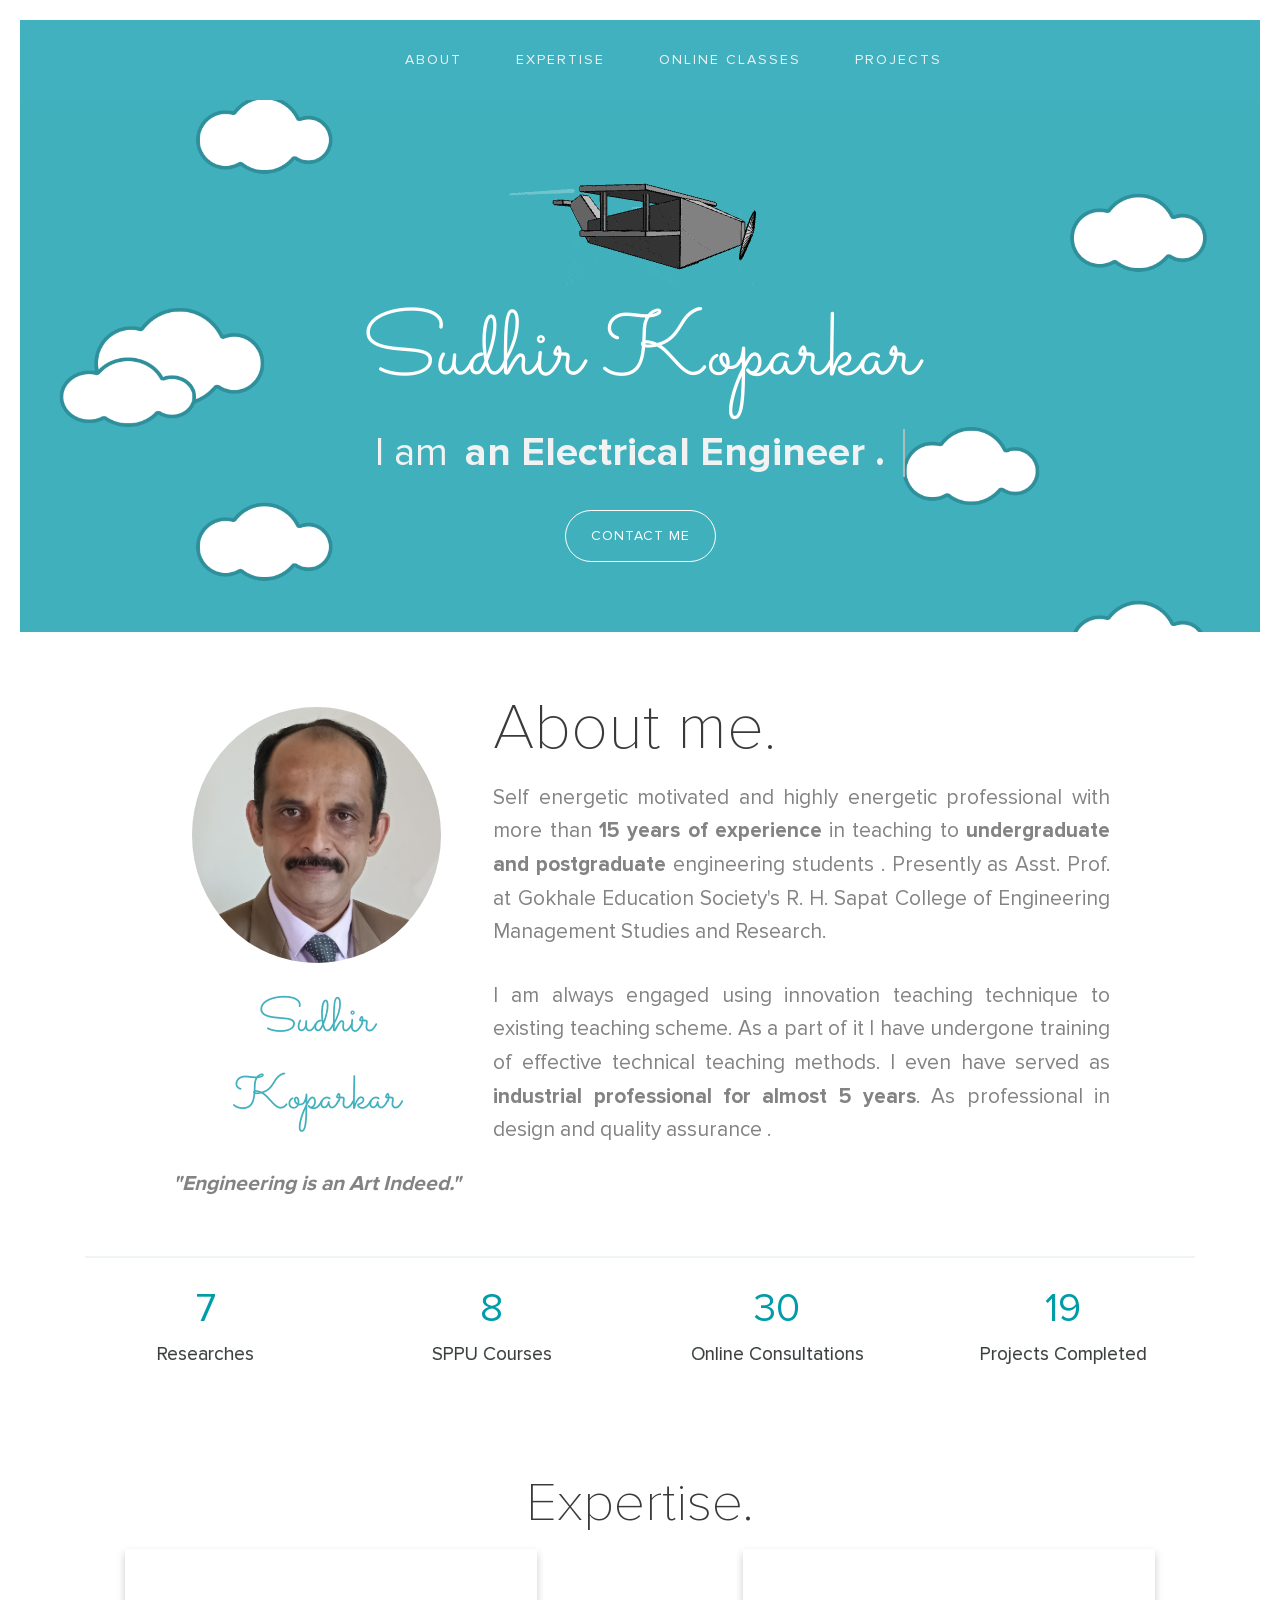
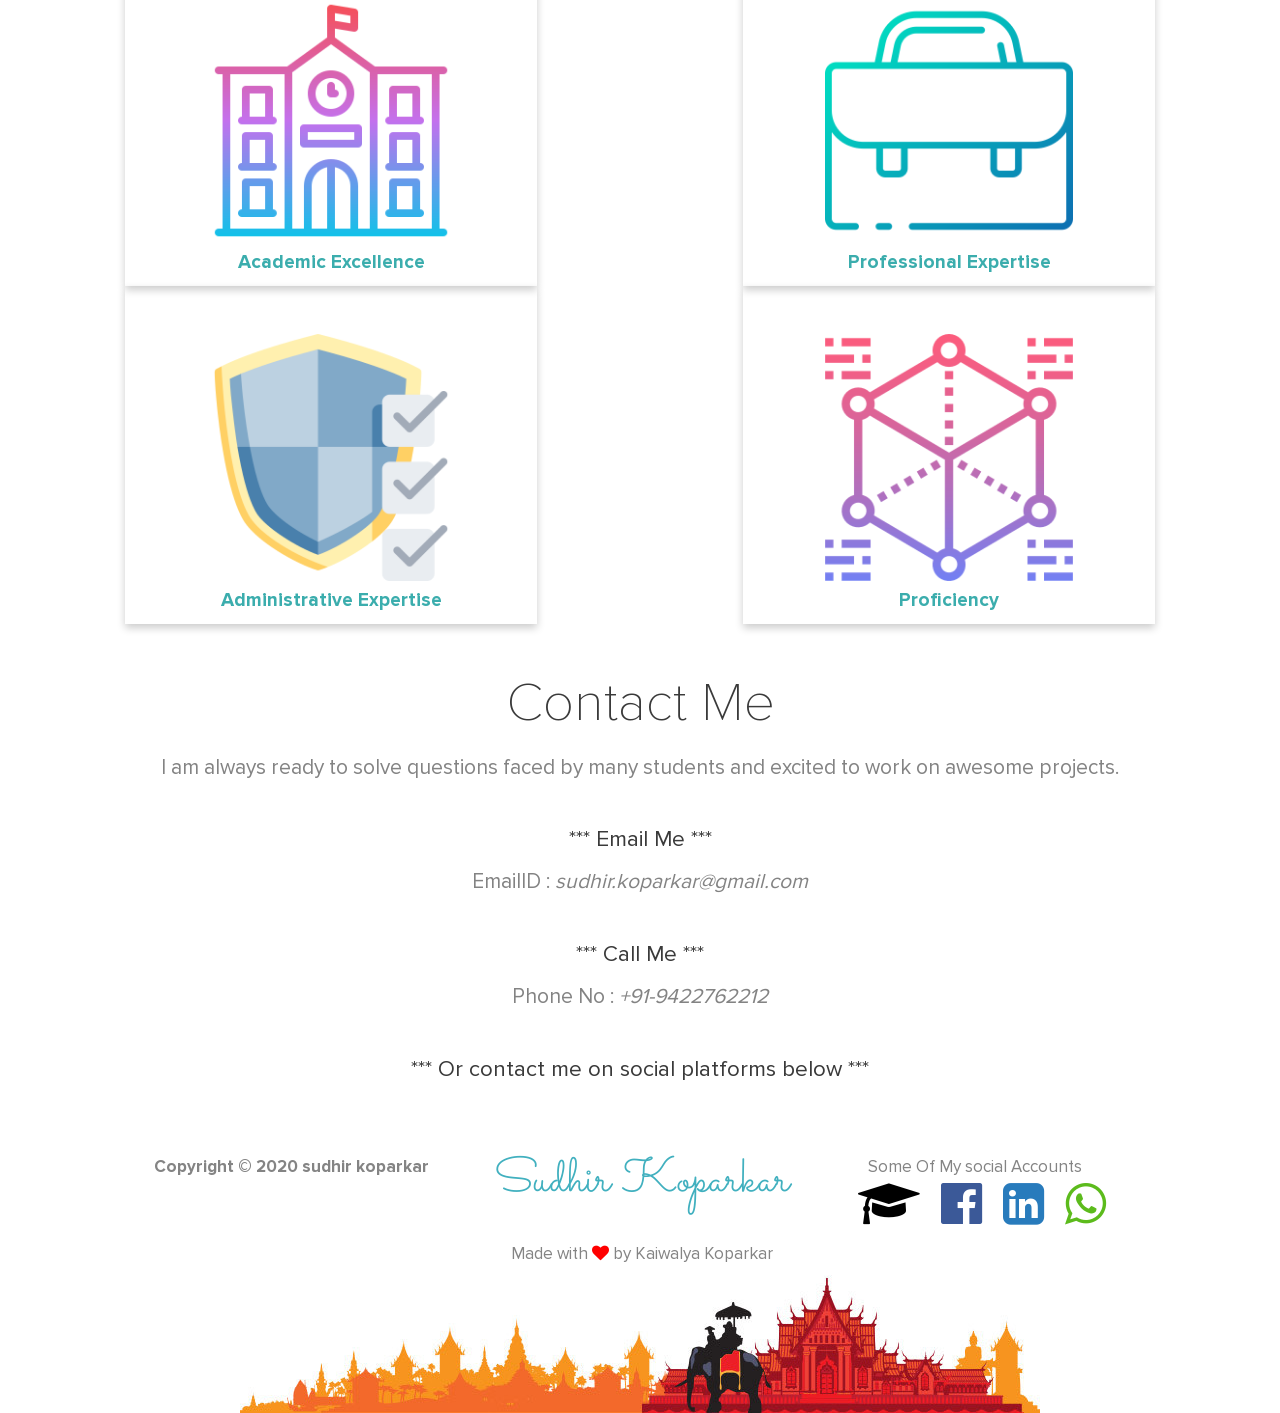
<file: index.html>
<!doctype html>
<html class="no-js" lang="en">
<head>
<meta charset="utf-8"/>
<meta name="google-site-verification" content="CCdRdGi4mcQEMv_Q4-K8uQwAU59lbJEycK-zBCBX4q0" />
<meta name="description" content="Self energetic motivated an d highly energetic professional with more than
15 years of experience in teaching to undergraduate and postgraduate 
engineering students">
<meta name="keywords" content="Self energetic motivated an d highly energetic professional with more than
15 years of experience in teaching to undergraduate and postgraduate 
engineering students ">
<meta name="author" content="Sudhir Koparkar">
<meta name="viewport" content="width=device-width, initial-scale=1.0"/>
<meta property="og:title" content="Sudhir Koparkar "/>
<meta property="og:url" content="index.html"/>
<meta property="og:image" content="img/logo.png"/>
<meta property="og:site_name" content="Sudhir Koparkar"/>
<meta property="og:description" content="Self energetic motivated an d highly energetic professional with more than
15 years of experience in teaching to undergraduate and postgraduate 
engineering students"/>
<title>Sudhir Koparkar</title>
<link href="img/icon.png" type="image/x-icon" rel="shortcut icon"/>
<link rel="stylesheet" href="css/foundation.css"/>
<script src="js/vendor/modernizr.js"></script>
<link rel="stylesheet" href="css/style.css"/>
<link rel="stylesheet" href="css/font.css"/>
<link rel="stylesheet" href="css/animate.css"/>
<link rel="stylesheet" href="css/icon.css"/>
<link href="https://fonts.googleapis.com/css?family=Sacramento" rel="stylesheet">
<link rel="stylesheet" href="font/font-awesome/css/font-awesome.min.css">
<link rel="stylesheet" type="text/css" href="css/component.css"/>
<script src="js/modernizr.custom.js"></script>
<script src="js/jquery.min.js"></script>
<script type="text/javascript">
  function hasScrolled(){var l=$(this).scrollTop();Math.abs(lastScrollTop-l)<=delta||(l>lastScrollTop&&l>navbarHeight?$("header").removeClass("nav-down").addClass("nav-up"):l+$(window).height()<$(document).height()&&$("header").removeClass("nav-up").addClass("nav-down"),lastScrollTop=l)}jQuery(window).scroll(function(){0==jQuery(this).scrollTop()?$("header").addClass("reachedTop"):$("header").removeClass("reachedTop")});var didScroll,lastScrollTop=0,delta=2,navbarHeight=$("header").outerHeight();$(window).scroll(function(l){didScroll=!0}),setInterval(function(){didScroll&&(hasScrolled(),didScroll=!1)},250);
  </script>

<style>
  .card1 {
    box-shadow: 0 4px 8px 0 rgba(0,0,0,0.2);
    transition: 0.3s;
    width: 40%;
    float: left;
    text-decoration-color: aqua;
    padding-top: 3em;
  }
  .card2 {
    box-shadow: 0 4px 8px 0 rgba(0,0,0,0.2);
    transition: 0.3s;
    width: 40%;
    float:right;
    text-decoration-color: aqua;
    padding-top: 3em;
  }
  .card3 {
    box-shadow: 0 4px 8px 0 rgba(0,0,0,0.2);
    transition: 0.3s;
    width: 40%;
    float: left;
    padding-top: 3em;
    text-decoration-color:aqua;
  }
  .card4 {
    box-shadow: 0 4px 8px 0 rgba(0,0,0,0.2);
    transition: 0.3s;
    width: 40%;
    float: right;
    padding-top: 3em;
    text-decoration-color: aqua;
  }
  h4 {
  color:rgb(59, 173, 173);
  }
  .card:hover {
    box-shadow: 0 8px 16px 0 rgba(0,0,0,0.2);
  }
  
  .container {
    text-decoration-color: rgb(31, 233, 233);
    padding: 2px 16px;
  }
  </style>
</head>
<body>
<header class="nav-down reachedTop">
<div class="wrapper" id="wrapper">
  <div class="row">
    <div class="small-12 large-12 columns alignCenter">
      <ul class="menu">
        <li><a href="#me">About</a></li>
        <li><a href="#myskills">Expertise</a></li>
        <!--Instead of skilljyoti.com there was #projects whenever courses will be registered add coursed in projects section and change it to #projects again-->
        <li><a href="https://skilljyoti.com/">Online Classes</a></li>
        <li><a href="projects.html">Projects</a></li>
      </div>
    </div>
  </div>
  </header>
  <section class="intro" id="intro">
  <div class="row" id="middle_row">
    <div class="medium-12 columns alignCenter">
      <section class="cd-intro">
      <h1 class="cd-headline clip is-full-width">
      <img src="img/plane.gif"><br>
      <span class="title">Sudhir Koparkar</span>
      <br>
 
      
      <span class="iama">I am </span>
      <span class="cd-words-wrapper">
      <b class="is-visible">an Electrical Engineer .&nbsp;&nbsp;</b>
      <b>a YouTuber.</b>
      <b>an Online Instructor.</b>
      <b>an Academician.</b>
      <b>a Proud Indian.</b>
      </span>
   
      <br>
      </h1>
      </section>
      <a href="#coffeewithme" class="btn"> Contact Me</a>
    </div>
  </div>
  </section>
  <section class="about" id="me">
  <div class="row">
    <div class="large-12 medium-12 columns">
      <div class="large-4 medium-4 columns">
        <img class="logo" src="img/photo.jpg">
        <p class="footTitle alignCenter">
          Sudhir Koparkar
        </p>
        <p class="alignCenter">
          <b><i>
              "Engineering is an Art Indeed."
          </i></b>
        </p>
        <!--<div class="medium-12 columns">
          <ul class="tools">
            <li><a href="https://www.youtube.com/channel/UCyJ1jYv0PVLSSvKfn-ZvZcA" target="_blank"><i class="fa fa-youtube-play"></i></a></li>
            <li><a href="https://m.facebook.com/sudhir.koparkar?ref=bookmarks" target="_blank"><i class="fa fa-facebook-official"></i></a></li>
            <li><a href="https://www.linkedin.com/in/sudhir-koparkar-0b4b4681" target="_blank"><i class="fa fa-linkedin-square"></i></a></li>
            <li><a href="https://wa.me/919422762212?text=Hi,%20I'm%20from%20your%20website.%20Need%20to%20talk%20urgently!" target="_blank"><i class="fa fa-whatsapp"></i></a></li>
          </ul>
        </div>-->
      </div>
      <div class="large-8 medium-8 columns">
        <h1>About me.</h1>
        <p>
          Self energetic motivated and highly energetic professional with more than
          <b>15 years of experience </b>in teaching to <b>undergraduate and postgraduate </b>
          engineering students . Presently as Asst. Prof. at Gokhale Education Society's R. H. Sapat College of
          Engineering Management Studies and Research.
        </p>
        <p>
          I am always engaged using innovation teaching technique to existing
          teaching scheme. As a part of it I have undergone training of effective
          technical teaching methods. I even have served as <b>industrial professional for almost 5 years</b>. As
          professional in design and quality assurance .
        </p>
      </div>
    </div>
  </div>
  </section>
  <hr class="num">
  <section class="numbers-wrapper">
  <section class="numbers-inner-wrapper">
  <div class="numbers">
    <h4 id="coded-lines">7</h4>
    <span>Researches</span>
  </div>
  <div class="numbers">
    <h4 id="rendered-pixels">8</h4>
    <span>SPPU Courses</span>
  </div>
  <div class="numbers">
    <h4 id="coffee-cups">30</h4>
    <span>Online Consultations</span>
  </div>
  <div class="numbers">
    <h4 id="projects-completed">19</h4>
    <span>Projects Completed</span>
  </div>
  </section>
  </section>
  <!--
  <section class="projects" id="projects">
  <div class="row alignCenter">
    <h1>My Youtube Videos</h1>
    <div id="cbp-fwslider" class="cbp-fwslider">
      <ul>
        <li>
          <iframe width="400" height="225" src="https://www.youtube.com/embed/VHnILgmErM4" frameborder="0" allow="accelerometer; autoplay; encrypted-media; gyroscope; picture-in-picture" allowfullscreen></iframe>
          <h2 class="name">Cracking the Frontend Interview</h2>
          <p class="desc">
            This is the introduction video to this new Web Series!
          </p>
          <a class="btn project" href="https://youtube.com/akshaymarch7">Watch Video</a>
        </li>
        <li>
          <iframe width="400" height="225" src="https://www.youtube.com/embed/ozh5WMot6io" frameborder="0" allow="accelerometer; autoplay; encrypted-media; gyroscope; picture-in-picture" allowfullscreen></iframe>
          <h2 class="name">How to become a Web Developer</h2>
          <p class="desc">
            Covering my personal tips and tricks!
          </p>
          <a class="btn project" href="https://youtube.com/akshaymarch7">Watch Video</a>
        </li>
        <li>
          <iframe width="400" height="225" src="https://www.youtube.com/embed/ExPusSE0d30" frameborder="0" allow="accelerometer; autoplay; encrypted-media; gyroscope; picture-in-picture" allowfullscreen></iframe>
          <h2 class="name">My Journey</h2>
          <p class="desc">
            How I fell in love with Javascript and ended up being a Web Developer!
          </p>
          <a class="btn project" href="https://youtube.com/akshaymarch7">Watch Video</a>
        </li>
        <li>
        <br>
        <br>
        <br>
        <br>
        <h2 class="name">There are many more !</h2>
        <p class="desc">
          Check out all the videos on my Youtube Channel
        </p>
        <a class="btn project" href="https://youtube.com/akshaymarch7" target="_blank">Visit now</a>
        </li>
      </ul>
    </div>
  </div>
  </section>

  -->
  <section class="myskills" id="myskills">
  <div class="row alignCenter">
    <h1>Expertise.</h1>
    <div class="skills">
      <div class="row alignCenter">
      
      <div class="card1">
        <a href="WorkInProgress.html">
        <img src="img/academic.png" alt="Academic" style="width:60%"></a>
        <div class="container">
          <h4 ><b>Academic Excellence</b></h4> 
        </div>
      </div>
      

      <div class="card2">
        <a href="WorkInProgress.html">
        <img src="img/professional.png" alt="Academic" style="width:60%"></a>
        <div class="container">
          <h4><b>Professional Expertise</b></h4> 
        </div>
      </div>

      <div class="card3">
        <a href=WorkInProgress.html">
        <img src="img/administrator.png" alt="Academic" style="width:60%"></a>
        <div class="container">
          <h4><b>Administrative Expertise</b></h4> 
        </div>
      </div>

      <div class="card4">
        <a href="WorkInProgress.html">
        <img src="img/language.png" alt="Academic" style="width:60%"></a>
        <div class="container">
          <h4><b>Proficiency</b></h4> 
        </div>
      </div>

    </div>
    </div>
    
  </div>
  </section>
  
  <section class="coffeewithme" id="coffeewithme">
  <div class="row alignCenter">
    <h1>Contact Me</h1>
    <p>
      I am always ready to solve questions faced by many students and excited to work on awesome projects.
    </p>
    
    <h2>*** Email Me ***</h2>
    <p>EmailID : <i>sudhir.koparkar@gmail.com</i></p>
    <h2>*** Call Me ***</h2>
    <p>Phone No : <i>+91-9422762212</i></p>
    <h2>*** Or contact me on social platforms below ***</h2>
  </div>
  </section>
  <section class="sayhello" id="hello">
  <div class="row">
    <div class="large-4 columns pad10">
      <p>
        <b>Copyright &copy; 2020 sudhir koparkar</b>
      </p>
    </div>
    <div class="large-4 columns">
      <p class="footTitle alignCenter">
        Sudhir Koparkar
      </p>
      <p class="madewithlove" >
        Made with <i class="fa fa-heart"></i> by Kaiwalya Koparkar
      </p>
    </div>
    <div class="large-4 columns alignCenter pad10">
      <p class="alignCenter">
        Some Of My social Accounts
      </p>
      <ul class="tools">
        <li><a href="https://skilljyoti.com/" target="_blank"><i class="fa fa-graduation-cap"></i></a></li>
        <li><a href="https://m.facebook.com/sudhir.koparkar?ref=bookmarks" target="_blank"><i class="fa fa-facebook-official"></i></a></li>
        <li><a href="https://www.linkedin.com/in/sudhir-koparkar-0b4b4681" target="_blank"><i class="fa fa-linkedin-square"></i></a></li>
        <li><a href="https://wa.me/919422762212?text=Hi,%20I'm%20from%20your%20website.%20Need%20to%20talk%20urgently!" target="_blank"><i class="fa fa-whatsapp" aria-hidden="true"></i></a></li>
      </ul>
    </div>
  </div>
  <img class="footer-image" src="img/foot.jpg">
  </section>
  <script src="js/classie.js"></script>
  <script src="js/stepsForm.js"></script>
  <script src="js/jquery.animateNumber.min.js"></script>
  <script src="js/jquery.cbpFWSlider.min.js"></script>
  <script>
      $( function() {
        $( '#cbp-fwslider' ).cbpFWSlider();
        $( '#quote-slider' ).cbpFWSlider();
        setInterval( function(){
                    if($('.cbp-fwnext').eq(1).is(":visible"))
                        {
                            $('.cbp-fwnext').eq(1).click();
                }
                else{
                        $('.cbp-fwdots').eq(1).find('span').click();
                    }
            } ,6000 );
      } );
    </script>
  <script type="text/javascript" src="js/jquery.easing.1.3.js"></script>
  <script type="text/javascript">
             $(function() {
                $('header a').bind('click',function(event){
                    var $anchor = $(this);
                    $('html, body').stop().animate({
                        scrollTop: $($anchor.attr('href')).offset().top
                    }, 1500,'easeInOutExpo');
                    event.preventDefault();
                });
            });
             $(function() {
                $('#intro a').bind('click',function(event){
                    var $anchor = $(this);
                    $('html, body').stop().animate({
                        scrollTop: $($anchor.attr('href')).offset().top
                    }, 1500,'easeInOutExpo');
                    event.preventDefault();
                });
            });
        </script>
  <script src="js/foundation.min.js"></script>
  <script>
      $(document).foundation();
    </script>
  <script src="js/textRotate.js"></script>
<script type="text/javascript">
var sc_project=11086857;
var sc_invisible=1;
var sc_security="58e9ef84";
var scJsHost = (("https:" == document.location.protocol) ?
"https://secure." : "http://www.");
document.write("<sc"+"ript type='text/javascript' src='" +
scJsHost+
"statcounter.com/counter/counter.js'></"+"script>");
</script>
<noscript><div class="statcounter"><a title="create counter"
href="http://statcounter.com/free-hit-counter/"
target="_blank"><img class="statcounter"
src="//c.statcounter.com/11086857/0/58e9ef84/1/" alt="create
counter"></a></div></noscript><script>
  (function(i,s,o,g,r,a,m){i['GoogleAnalyticsObject']=r;i[r]=i[r]||function(){
  (i[r].q=i[r].q||[]).push(arguments)},i[r].l=1*new Date();a=s.createElement(o),
  m=s.getElementsByTagName(o)[0];a.async=1;a.src=g;m.parentNode.insertBefore(a,m)
  })(window,document,'script','https://www.google-analytics.com/analytics.js','ga');

  ga('create', 'UA-36122972-4', 'auto');
  ga('send', 'pageview');

</script>
 </body>
</html>
</file>
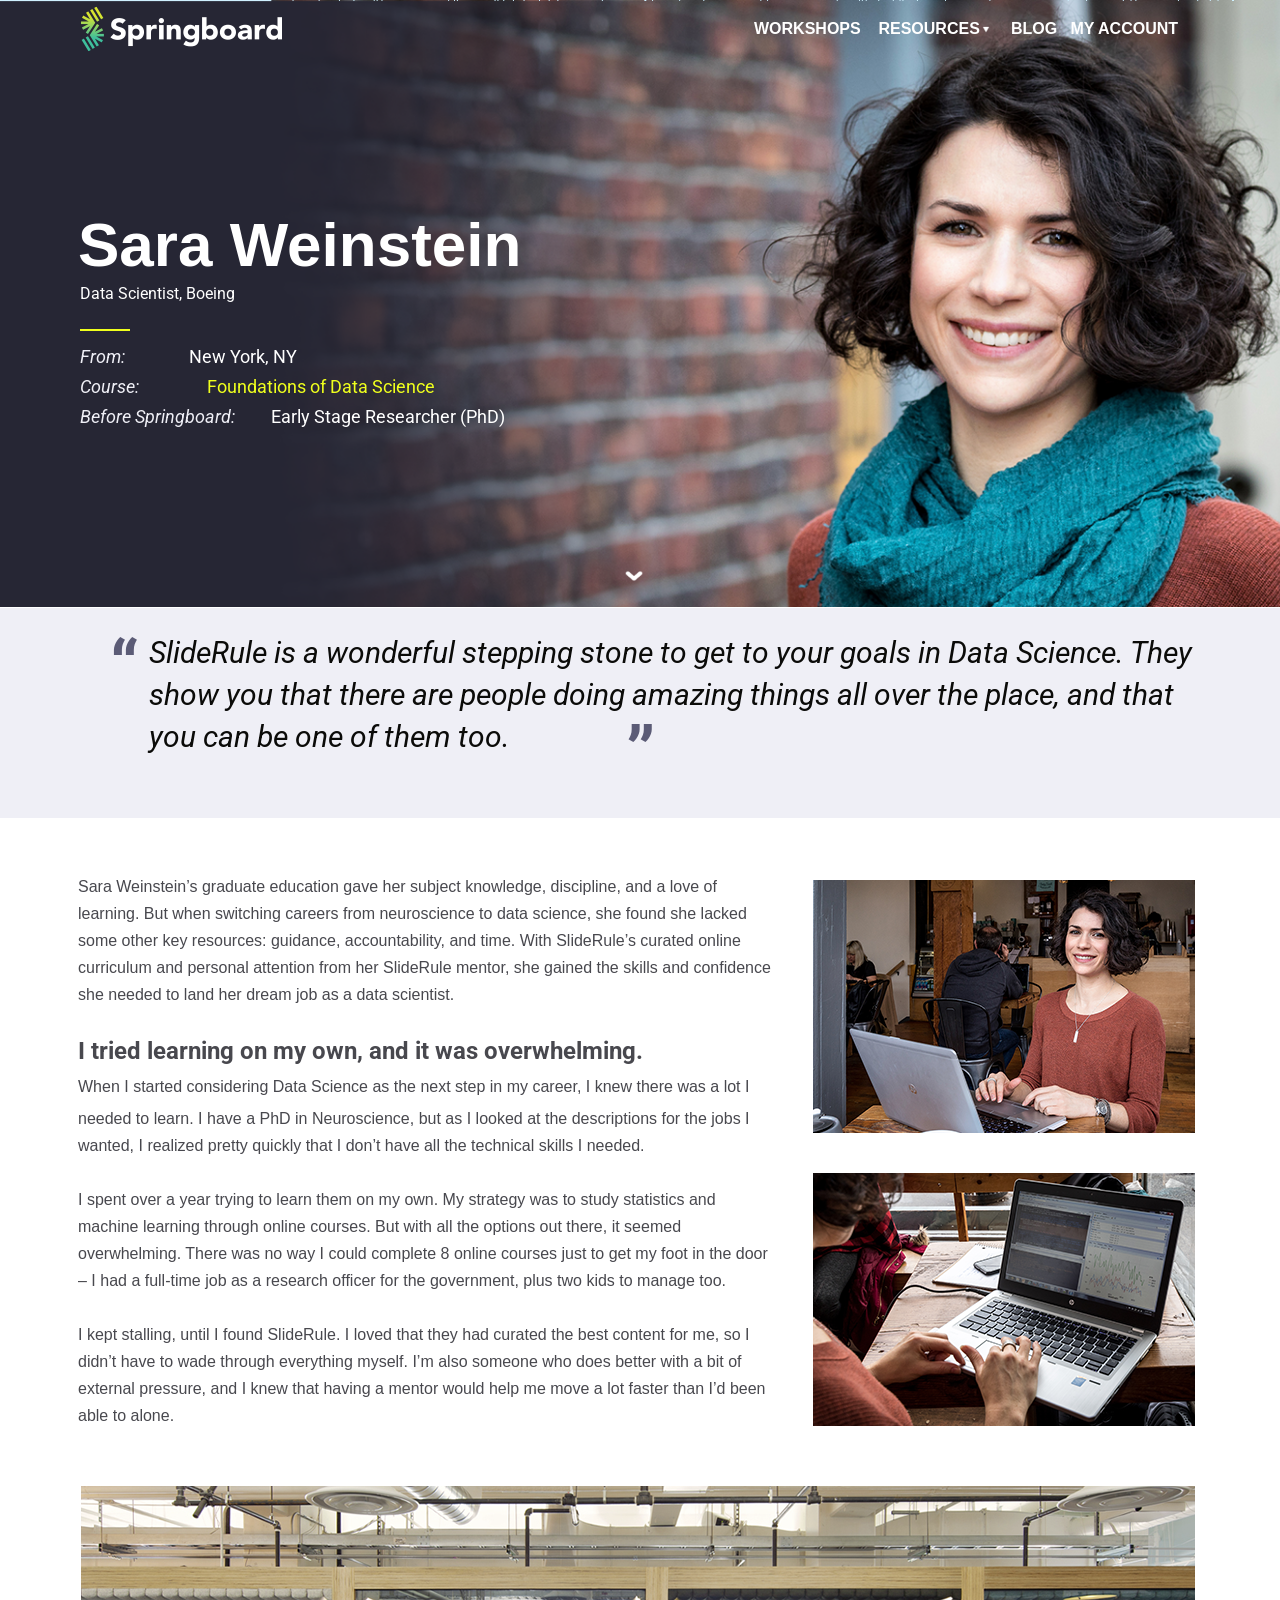
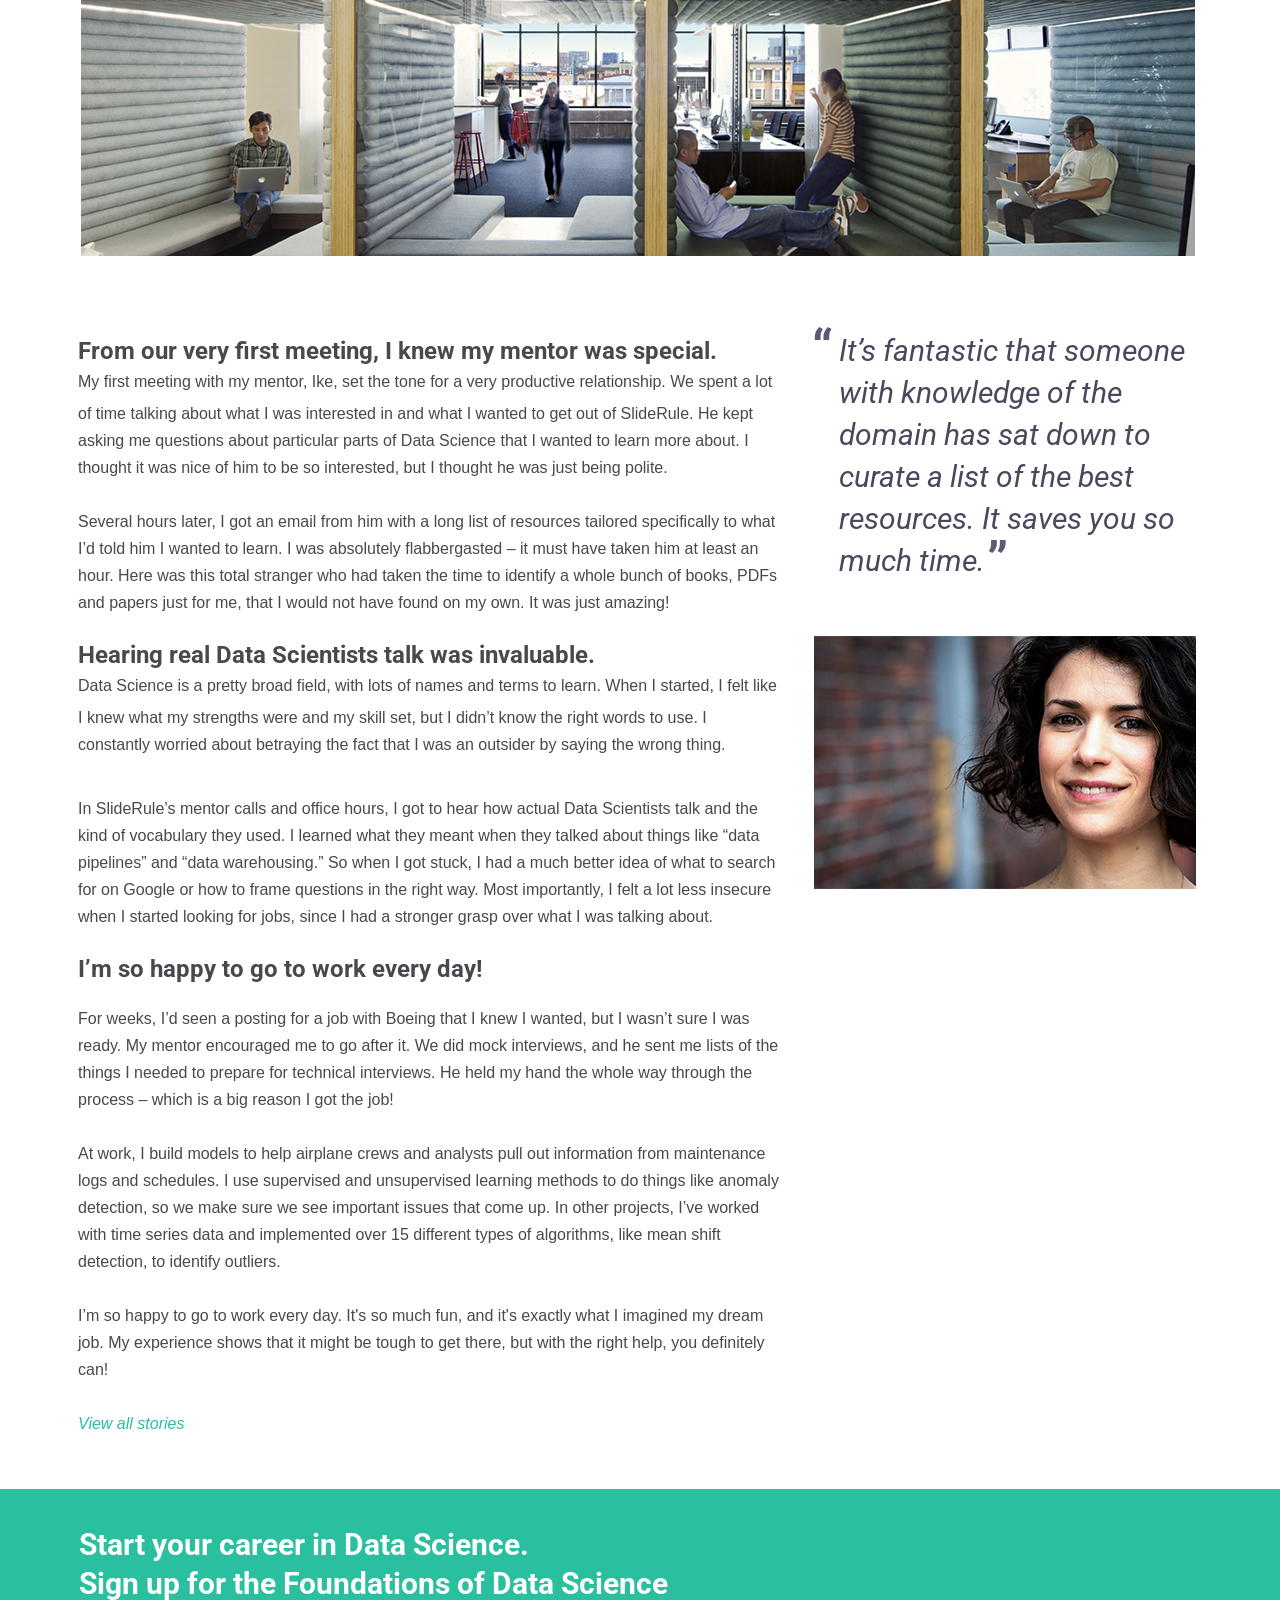
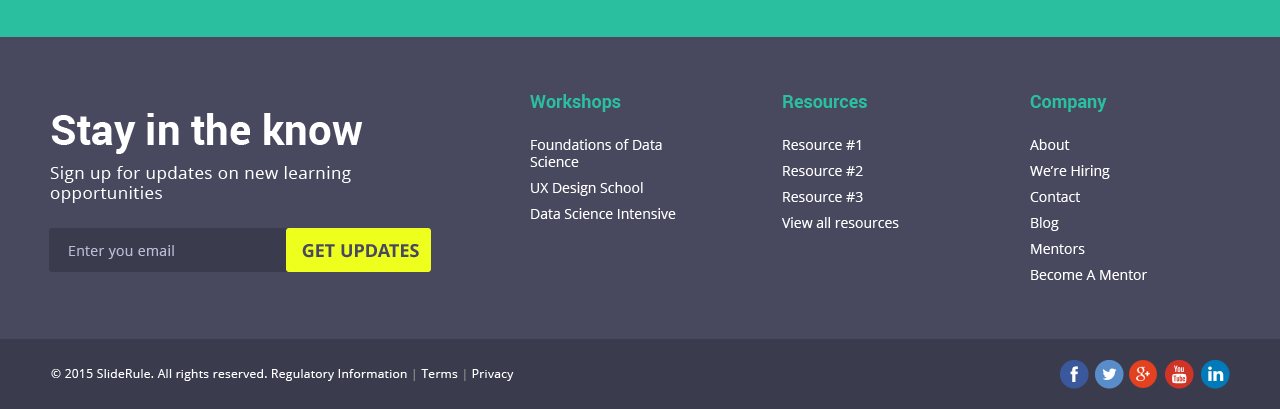
<file: springboard2/index.html>
<!doctype html>
<html>

<head>
    <title>SpringBoard Task 2</title>
    <meta charset="UTF-8">
    <link rel="stylesheet" type="text/css" href="style.css">
    <link rel="stylesheet" type="text/css" href="http://fonts.googleapis.com/css?family=Roboto:100,100italic,300,300italic,regular,italic,500,500italic,700,700italic,900,900italic&amp;subset=cyrillic,cyrillic-ext,greek,greek-ext,latin,latin-ext,vietnamese">
    <link rel="stylesheet" type="text/css" href="http://fonts.googleapis.com/css?family=Open+Sans:300,300italic,regular,italic,600,600italic,700,700italic,800,800italic&amp;subset=cyrillic,cyrillic-ext,greek,greek-ext,latin,latin-ext,vietnamese">
</head>

<body>
    <div class="global_container_">
        <header class="header">
            <div class="col-2">
                <div class="col">
                    <div class="l-constrained-3">
                        <div class="head group">
                            <img class="vector-smart-object" src="images/vector_smart_object.png" alt="" width="201" height="46">
                            <div class="logged-in">
                                <p class="text">Workshops &nbsp;&nbsp;&nbsp;RESOURCES &nbsp;&nbsp;&nbsp;&nbsp;&nbsp;&nbsp;Blog &nbsp;&nbsp;My Account</p>
                                <img class="shape-2-copy" src="images/shape_2_copy_2.png" alt="" width="8" height="7">
                            </div>
                        </div>
                        <div class="hero group">
                            <p class="text-2">Sara Weinstein</p>
                            <p class="text-3">Data Scientist, Boeing</p>
                            <div class="separator"></div>
                            <p class="text-4"><em class="text-style">From:</em>&nbsp;&nbsp;&nbsp;&nbsp;&nbsp;&nbsp;&nbsp;&nbsp;&nbsp;&nbsp;&nbsp;&nbsp;&nbsp;&nbsp;&nbsp;&nbsp;New York, NY
                                <br><em class="text-style">Course:</em>&nbsp;&nbsp;&nbsp;&nbsp;&nbsp;&nbsp;&nbsp;&nbsp;&nbsp;&nbsp;&nbsp;&nbsp;&nbsp;&nbsp;&nbsp;&nbsp;&nbsp;<span class="colorefff1d">Foundations of Data Science</span>
                                <br><em class="text-style">Before Springboard:</em>&nbsp;&nbsp;&nbsp;&nbsp;&nbsp;&nbsp;&nbsp;&nbsp;&nbsp;Early Stage Researcher (PhD)</p>
                            <img class="layer19-copy" src="images/19_copy.png" alt="" width="20" height="12">
                        </div>
                    </div>
                </div>
                <div class="testimonial">
                    <div class="l-constrained-4 group">
                        <p class="text-5">“</p>
                        <div class="wrapper-3">
                            <p class="text-6">SlideRule is a wonderful stepping stone to get to your goals in Data Science. They show you that there are people doing amazing things all over the place, and that you can be one of them too.</p>
                            <p class="text-7">”</p>
                        </div>
                    </div>
                </div>
            </div>
        </header>
        <div class="main-content-wrapper">
            <div class="l-unconstrained">
                <div class="l-constrained">
                    <div class="row group">
                        <p class="text-8"><span class="text-style-2">Sara Weinstein’s graduate education gave her subject knowledge, discipline, and a love of learning. But when switching careers from neuroscience to data science, she found she lacked some other key resources: guidance, accountability, and time. With SlideRule’s curated online curriculum and personal attention from her SlideRule mentor, she gained the skills and confidence she needed to land her dream job as a data scientist. &nbsp;</span>
                            <br><span class="text-style-3">&nbsp;</span>
                            <br><strong class="text-style-4">I tried learning on my own, and it was </strong><strong class="text-style-5">overwhelming.</strong>
                            <br><span class="text-style-6">When I started considering Data Science as the next step in my career, I </span><span class="text-style-2">knew there was a lot I needed to learn. I have a PhD in Neuroscience, but as I looked at the descriptions for the jobs I wanted, I realized pretty quickly that I don’t have all the technical skills I needed.</span>
                            <br><span class="text-style-3">&nbsp;</span>
                            <br><span class="text-style-2">I spent over a year trying to learn them on my own. My strategy was to study statistics and machine learning through online courses. But with all the options out there, it seemed overwhelming. There was no way I could complete 8 online courses just to get my foot in the door – I had a full-time job as a research officer for the government, plus two kids to manage too. </span>
                            <br><span class="text-style-3">&nbsp;</span>
                            <br><span class="text-style-2">I kept stalling, until I found SlideRule. I loved that they had curated the best content for me, so I didn’t have to wade through everything myself. I’m also someone who does better with a bit of external pressure, and I knew that having a mentor would help me move a lot faster than I’d been able to alone.</span>
                        </p>
                        <div class="col-4">
                            <div class="layer-299-holder">
                                <img class="sara" src="images/sara_2.png" alt="" width="382" height="253">
                            </div>
                            <div class="layer-301-holder">
                                <img class="sara-2" src="images/sara_3.png" alt="" width="382" height="253">
                            </div>
                        </div>
                    </div>
                    <div class="wrapper-4">
                        <p class="text-9"><strong class="text-style-4">From our very first meeting, I knew my mentor was special.</strong>
                            <br><span class="text-style-6">My first meeting with my mentor, Ike, set the tone for a very productive </span><span class="text-style-2">relationship. We spent a lot of time talking about what I was interested in and what I wanted to get out of SlideRule. He kept asking me questions about particular parts of Data Science that I wanted to learn more about. I thought it was nice of him to be so interested, but I thought he was just being polite.</span>
                            <br><span class="text-style-3">&nbsp;</span>
                            <br><span class="text-style-2">Several hours later, I got an email from him with a long list of resources tailored specifically to what I’d told him I wanted to learn. I was absolutely flabbergasted – it must have taken him at least an hour. Here was this total stranger who had taken the time to identify a whole bunch of books, PDFs and papers just for me, that I would not have found on my own. It was just amazing!</span>
                            <br><span class="text-style-3">&nbsp;</span>
                            <br><strong class="text-style-4">Hearing real Data Scientists talk was invaluable.</strong>
                            <br><span class="text-style-6">Data Science is a pretty broad field, with lots of names and terms to learn. When I started, I </span><span class="text-style-2">felt like I knew what my strengths were and my skill set, but I didn’t know the right words to use. I constantly worried about betraying the fact that I was an outsider by saying the wrong thing.</span>
                            <br><span class="text-style-7">&nbsp;</span>
                            <br><span class="text-style-2">In SlideRule’s mentor calls and office hours, I got to hear how actual Data Scientists talk and the kind of vocabulary they used. I learned what they meant when they talked about things like “data pipelines” and “data warehousing.” So when I got stuck, I had a much better idea of what to search for on Google or how to frame questions in the right way. Most importantly, I felt a lot less insecure when I started looking for jobs, since I had a stronger grasp over what I was talking about.</span>
                            <br><span class="text-style-3">&nbsp;</span>
                            <br><strong class="text-style-4">I’m so happy to go to work every day!</strong>
                            <br><span class="text-style-8">&nbsp;</span>
                            <br><span class="text-style-2">For weeks, I’d seen a posting for a job with Boeing that I knew I wanted, but I wasn’t sure I was ready. My mentor encouraged me to go after it. We did mock interviews, and he sent me lists of the things I needed to prepare for technical interviews. He held my hand the whole way through the process – which is a big reason I got the job! </span>
                            <br><span class="text-style-3">&nbsp;</span>
                            <br><span class="text-style-2">At work, I build models to help airplane crews and analysts pull out information from maintenance logs and schedules. I use supervised and unsupervised learning methods to do things like anomaly detection, so we make sure we see important issues that come up. In other projects, I’ve worked with time series data and implemented over 15 different types of algorithms, like mean shift detection, to identify outliers.</span>
                            <br><span class="text-style-3">&nbsp;</span>
                            <br><span class="text-style-2">I’m so happy to go to work every day. It's so much fun, and it's exactly what I imagined my dream job. My experience shows that it might be tough to get there, but with the right help, you definitely can! </span>
                            <br><span class="text-style-3">&nbsp;</span>
                            <br><em class="text-style-9">View all stories</em>
                        </p>
                        <div class="col-3">
                            <img class="layer-290" src="images/layer_290.png" alt="" width="1114" height="370">
                            <div class="testimonial-2 group">
                                <p class="text-10">“</p>
                                <div class="col-5">
                                    <p class="text-11">It’s fantastic that someone with knowledge of the domain has sat down to curate a list of the best resources. It saves you so much time.</p>
                                    <p class="text-12">”</p>
                                </div>
                            </div>
                        </div>
                        <img class="sara-3" src="images/sara.png" alt="" width="382" height="253">
                    </div>
                </div>
            </div>
            <div class="pdf-cta">
                <div class="l-constrained-2">
                    Start your career in Data Science.
                    <br>Sign up for the Foundations of Data Science
                </div>
            </div>
            <div class="footer"></div>
        </div>
        <footer class="footer-2"></footer>
    </div>
</body>

</html>
</file>
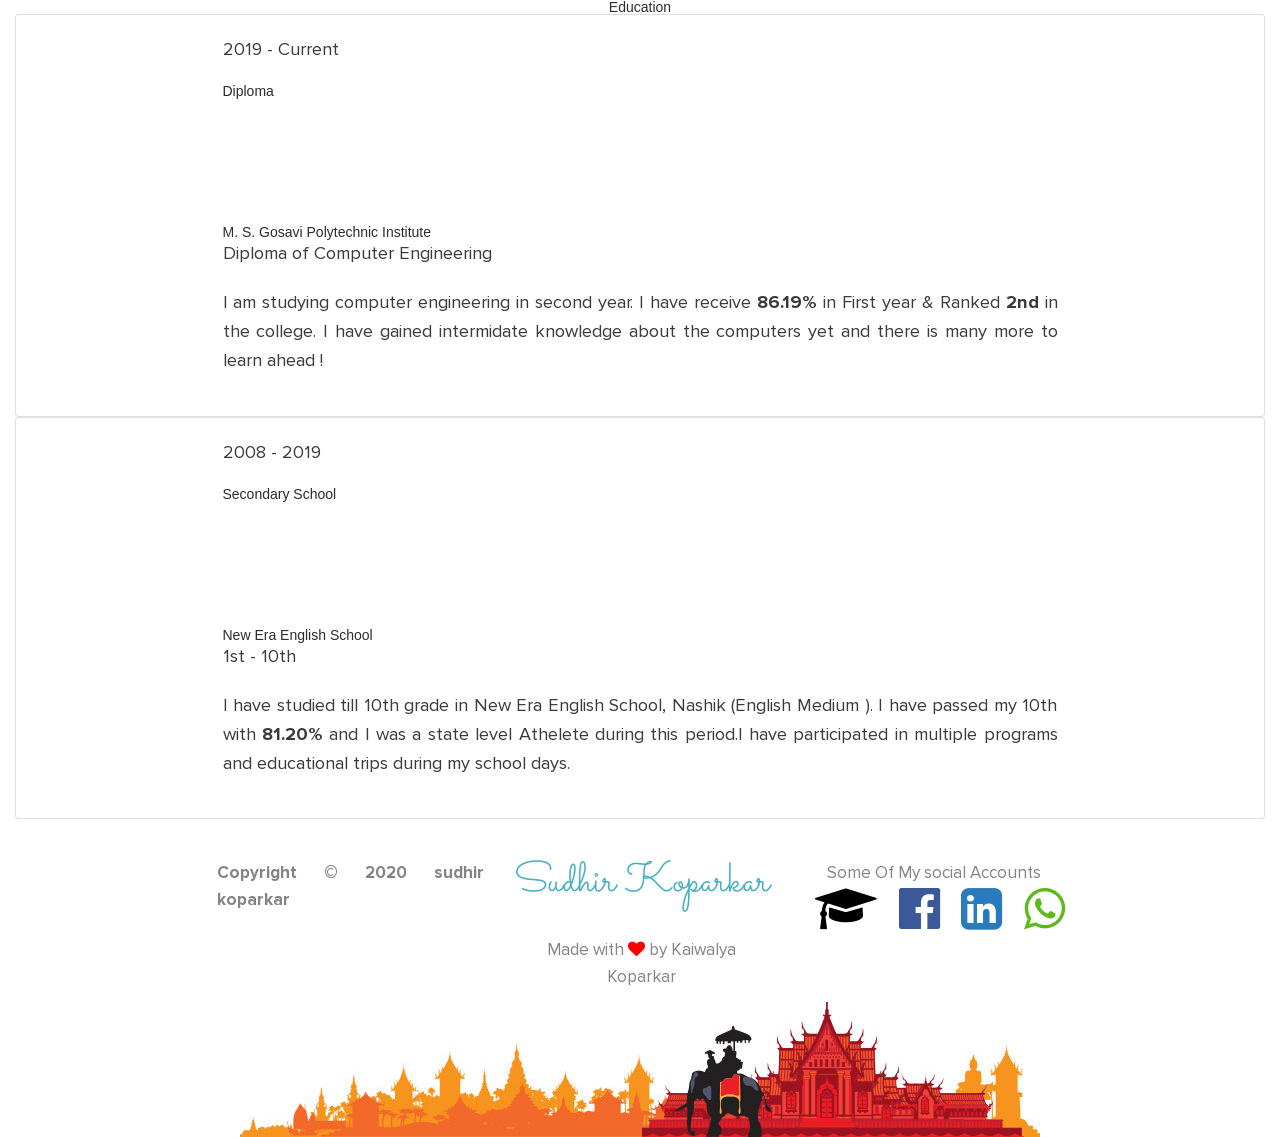
<file: Acdemic-Excellence.html>
<!doctype html>
<html class="no-js" lang="en">

<head>
    <meta charset="utf-8" />
    <meta name="google-site-verification" content="CCdRdGi4mcQEMv_Q4-K8uQwAU59lbJEycK-zBCBX4q0" />
    <meta name="description" content="Self energetic motivated an d highly energetic professional with more than
15 years of experience in teaching to undergraduate and postgraduate 
engineering students">
    <meta name="keywords" content="Self energetic motivated an d highly energetic professional with more than
15 years of experience in teaching to undergraduate and postgraduate 
engineering students ">
    <meta name="author" content="Sudhir Koparkar">
    <meta name="viewport" content="width=device-width, initial-scale=1.0" />
    <meta property="og:title" content="Sudhir Koparkar " />
    <meta property="og:url" content="index.html" />
    <meta property="og:image" content="img/logo.png" />
    <meta property="og:site_name" content="Sudhir Koparkar" />
    <meta property="og:description" content="Self energetic motivated an d highly energetic professional with more than
15 years of experience in teaching to undergraduate and postgraduate 
engineering students" />
    <title>Sudhir Koparkar | Academic Excellence</title>
    <link href="img/icon.png" type="image/x-icon" rel="shortcut icon" />
    <link rel="stylesheet" href="css/foundation.css" />
    <script src="js/vendor/modernizr.js"></script>
    <link rel="stylesheet" href="css/style.css" />
    <link rel="stylesheet" href="css/card.css" />
    <link rel="stylesheet" href="css/font.css" />
    <link rel="stylesheet" href="css/animate.css" />
    <link rel="stylesheet" href="css/icon.css" />
    <link href="https://fonts.googleapis.com/css?family=Sacramento" rel="stylesheet">
    <link rel="stylesheet" href="font/font-awesome/css/font-awesome.min.css">
    <script src="js/modernizr.custom.js"></script>
    <script src="js/jquery.min.js"></script>
    
</head>

<body>
        <div class="section">
  <div class="container cc-education">
    <div class="h4 text-center mb-4 title">Education</div>

    <!--For extending education card-->
    <div class="card">
      <div class="row">
        <div class="col-md-3 bg-primary" data-aos="fade-right" data-aos-offset="50" data-aos-duration="500">
          <div class="card-body cc-education-header">
            <p>2019 - Current</p>
            <div class="h5">Diploma</div>
          </div>
        </div>
        <div class="col-md-9" data-aos="fade-left" data-aos-offset="50" data-aos-duration="500">
          <div class="card-body">
            <div class="h5">M. S. Gosavi Polytechnic Institute</div>
            <p class="category">Diploma of Computer Engineering</p>
            <p>I am studying computer engineering in second year. I have receive <b>86.19%</b> in First year & Ranked <b>2nd</b> in the college. I have gained intermidate knowledge about the computers yet and there is many more to learn ahead !</p>
          </div>
        </div>
      </div>
    </div>
     <!--For extending education card-->


    <div class="card">
      <div class="row">
        <div class="col-md-3 bg-primary" data-aos="fade-right" data-aos-offset="50" data-aos-duration="500">
          <div class="card-body cc-education-header">
            <p>2008 - 2019</p>
            <div class="h5">Secondary School</div>
          </div>
        </div>
        <div class="col-md-9" data-aos="fade-left" data-aos-offset="50" data-aos-duration="500">
          <div class="card-body">
            <div class="h5">New Era English School</div>
            <p class="category">1st - 10th</p>
            <p>I have studied till 10th grade in New Era English School, Nashik (English Medium ). I have passed my 10th with <b>81.20%</b> and I was a state level Athelete during this period.I have participated in multiple programs and educational trips during my school days.</p>
          </div>
        </div>
      </div>
    </div>
  </div>
</div>
    <section class="sayhello" id="hello">
        <div class="row">
            <div class="large-4 columns pad10">
                <p>
                    <b>Copyright &copy; 2020 sudhir koparkar</b>
                </p>
            </div>
            <div class="large-4 columns">
                <p class="footTitle alignCenter">
                    Sudhir Koparkar
                </p>
                <p class="madewithlove">
                    Made with <i class="fa fa-heart"></i> by Kaiwalya Koparkar
                </p>
            </div>
            <div class="large-4 columns alignCenter pad10">
                <p class="alignCenter">
                    Some Of My social Accounts
                </p>
                <ul class="tools">
                    <li><a href="https://skilljyoti.com/" target="_blank"><i class="fa fa-graduation-cap"></i></a></li>
                    <li><a href="https://m.facebook.com/sudhir.koparkar?ref=bookmarks" target="_blank"><i
                                class="fa fa-facebook-official"></i></a></li>
                    <li><a href="https://www.linkedin.com/in/sudhir-koparkar-0b4b4681" target="_blank"><i
                                class="fa fa-linkedin-square"></i></a></li>
                    <li><a href="https://wa.me/919422762212?text=Hi,%20I'm%20from%20your%20website.%20Need%20to%20talk%20urgently!"
                            target="_blank"><i class="fa fa-whatsapp" aria-hidden="true"></i></a></li>
                </ul>
            </div>
        </div>
        <img class="footer-image" src="img/foot.jpg">
    </section>
    <script src="js/classie.js"></script>
    <script src="js/stepsForm.js"></script>
    <script src="js/jquery.animateNumber.min.js"></script>
    <script src="js/jquery.cbpFWSlider.min.js"></script>
    <script>
        $(function () {
            $('#cbp-fwslider').cbpFWSlider();
            $('#quote-slider').cbpFWSlider();
            setInterval(function () {
                if ($('.cbp-fwnext').eq(1).is(":visible")) {
                    $('.cbp-fwnext').eq(1).click();
                }
                else {
                    $('.cbp-fwdots').eq(1).find('span').click();
                }
            }, 6000);
        });
    </script>
    <script type="text/javascript" src="js/jquery.easing.1.3.js"></script>
    <script type="text/javascript">
        $(function () {
            $('header a').bind('click', function (event) {
                var $anchor = $(this);
                $('html, body').stop().animate({
                    scrollTop: $($anchor.attr('href')).offset().top
                }, 1500, 'easeInOutExpo');
                event.preventDefault();
            });
        });
        $(function () {
            $('#intro a').bind('click', function (event) {
                var $anchor = $(this);
                $('html, body').stop().animate({
                    scrollTop: $($anchor.attr('href')).offset().top
                }, 1500, 'easeInOutExpo');
                event.preventDefault();
            });
        });
    </script>
    <script src="js/foundation.min.js"></script>
    <script>
        $(document).foundation();
    </script>
    <script src="js/textRotate.js"></script>
    <script type="text/javascript">
        var sc_project = 11086857;
        var sc_invisible = 1;
        var sc_security = "58e9ef84";
        var scJsHost = (("https:" == document.location.protocol) ?
            "https://secure." : "http://www.");
        document.write("<sc" + "ript type='text/javascript' src='" +
            scJsHost +
            "statcounter.com/counter/counter.js'></" + "script>");
    </script>
    <noscript>
        <div class="statcounter"><a title="create counter" href="http://statcounter.com/free-hit-counter/"
                target="_blank"><img class="statcounter" src="//c.statcounter.com/11086857/0/58e9ef84/1/" alt="create
counter"></a></div>
    </noscript>
    <script>
        (function (i, s, o, g, r, a, m) {
            i['GoogleAnalyticsObject'] = r; i[r] = i[r] || function () {
                (i[r].q = i[r].q || []).push(arguments)
            }, i[r].l = 1 * new Date(); a = s.createElement(o),
                m = s.getElementsByTagName(o)[0]; a.async = 1; a.src = g; m.parentNode.insertBefore(a, m)
        })(window, document, 'script', 'https://www.google-analytics.com/analytics.js', 'ga');

        ga('create', 'UA-36122972-4', 'auto');
        ga('send', 'pageview');

    </script>
</body>

</html>
</file>
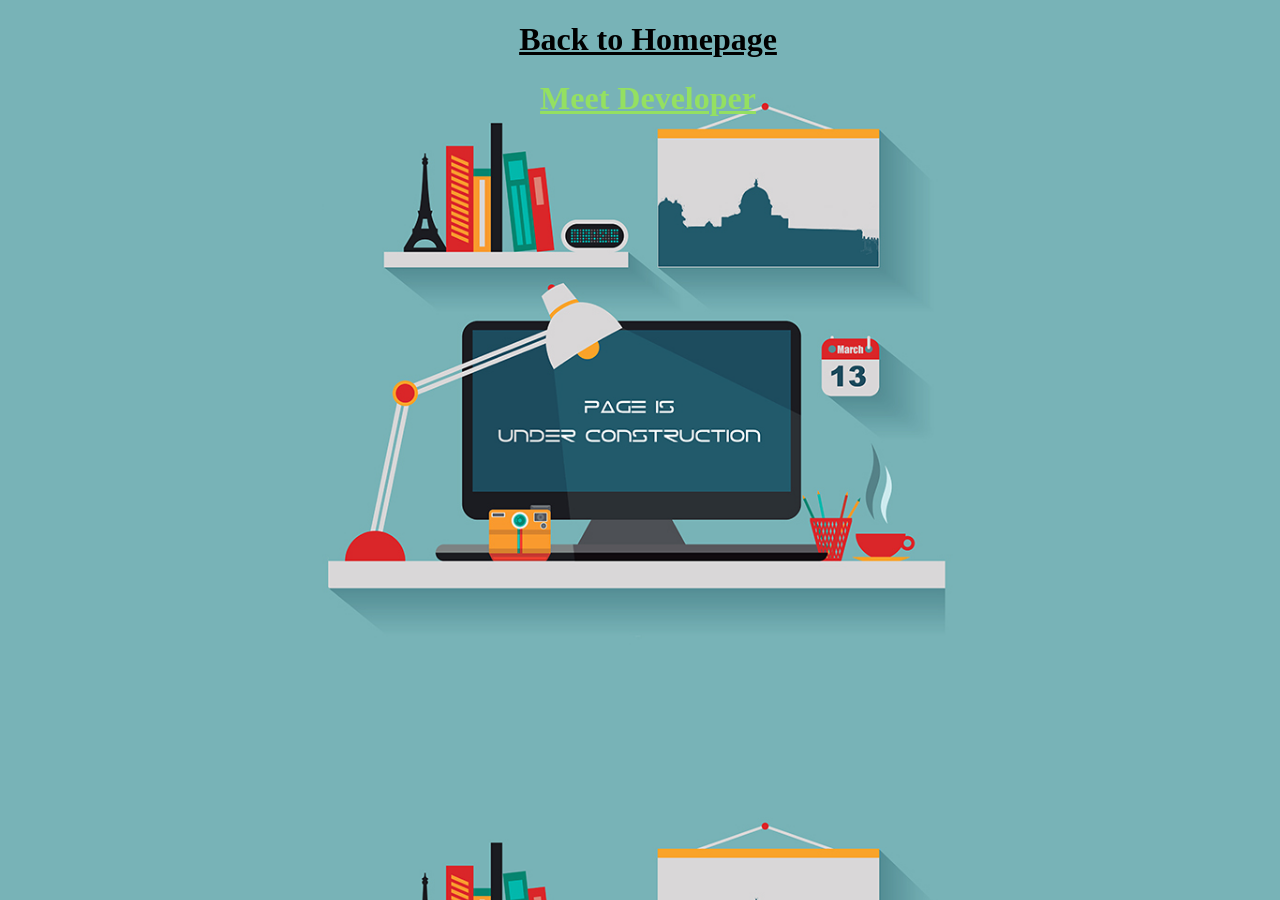
<file: Administrative-Expertise.html>
<!doctype html>
<html class="no-js" lang="en">

<head>


    <meta charset="utf-8" />
    <meta name="description" content="Self energetic motivated an d highly energetic professional with more than
    15 years of experience in teaching to undergraduate and postgraduate 
    engineering students">
    <meta name="keywords" content="Self energetic motivated an d highly energetic professional with more than
    15 years of experience in teaching to undergraduate and postgraduate 
    engineering students ">
    <meta name="author" content="Sudhir Koparkar">
    <meta name="viewport" content="width=device-width, initial-scale=1.0" />


    <title>Sudhir Koparkar | Academic Expertise</title>
    <style type="text/css">
        @media only screen and (max-width: 64em) {
            body {
                background-size: 150% !important;
                margin: 0px !important;
            }

            a {
                font-size: 15px;
            }

            h1 {
                margin: 0px;
            }
        }
    </style>


</head>

<body
    style="background-color:#41b0b5; background:url(img/under-construction.jpg) repeat top center; width:100%; background-size:100%;text-align:center;">
    <h1><a href="https://sudhirkoparkar.github.io/" style="color: #000;">Back to Homepage</a></h1>
    <h1><a href="https://kaiwalyakoparkar.github.io/" style="color: rgb(148, 224, 97);">Meet Developer</a></h1>

</body>

</html>
</file>
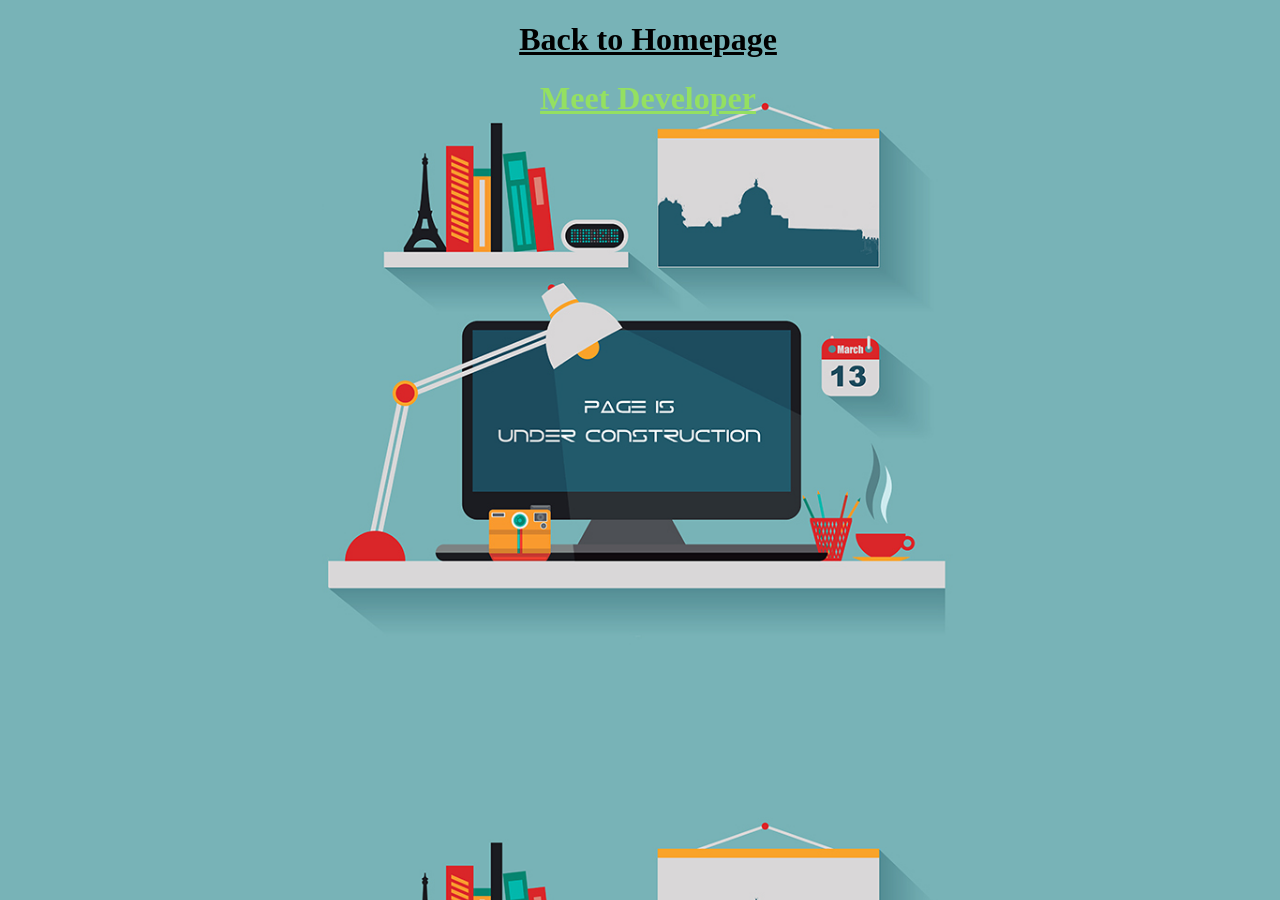
<file: expertise.html>
<!doctype html>
<html class="no-js" lang="en">
  
<head>


    <meta charset="utf-8" />
    <meta name="description" content="Self energetic motivated an d highly energetic professional with more than
    15 years of experience in teaching to undergraduate and postgraduate 
    engineering students">
    <meta name="keywords" content="Self energetic motivated an d highly energetic professional with more than
    15 years of experience in teaching to undergraduate and postgraduate 
    engineering students ">
    <meta name="author" content="Sudhir Koparkar">
    <meta name="viewport" content="width=device-width, initial-scale=1.0" />


    <title>Expertise | Sudhir Koparkar</title>
    	<style type="text/css">
      @media only screen and (max-width: 64em) {
        body {
          background-size: 150% !important;
          margin: 0px !important;
        }
        a {
          font-size: 15px; 
        }
        h1 {
          margin: 0px;
        }
      }
      </style>
      

  </head>
  <body style="background-color:#41b0b5; background:url(img/under-construction.jpg) repeat top center; width:100%; background-size:100%;text-align:center;">
    <h1><a href="https://sudhirkoparkar.github.io/" style="color: #000;">Back to Homepage</a></h1>
    <h1><a href="https://kaiwalyakoparkar.github.io/" style="color: rgb(148, 224, 97);">Meet Developer</a></h1>
        
  </body>

</html>
</file>
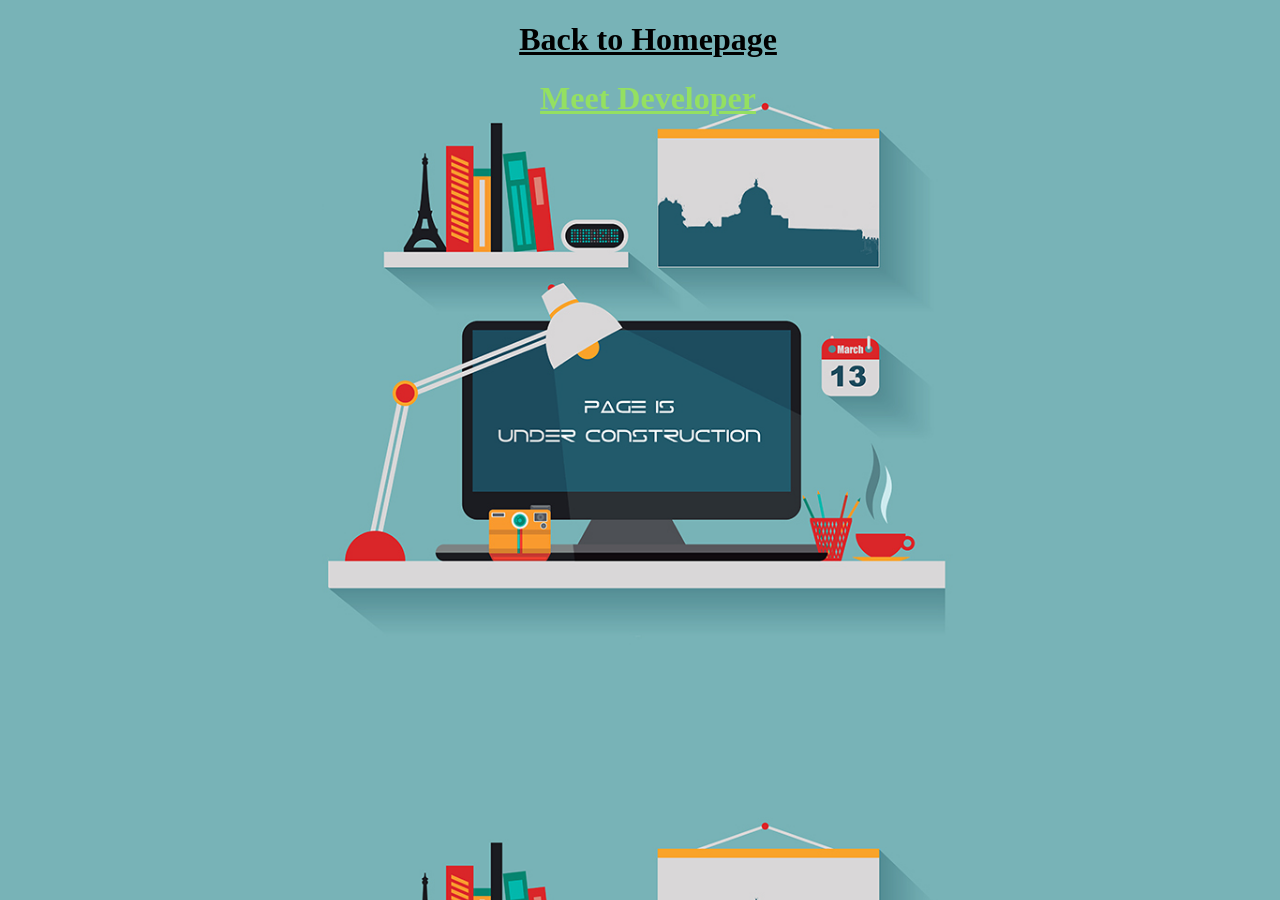
<file: Professional-Expertise.html>
<!doctype html>
<html class="no-js" lang="en">

<head>


    <meta charset="utf-8" />
    <meta name="description" content="Self energetic motivated an d highly energetic professional with more than
    15 years of experience in teaching to undergraduate and postgraduate 
    engineering students">
    <meta name="keywords" content="Self energetic motivated an d highly energetic professional with more than
    15 years of experience in teaching to undergraduate and postgraduate 
    engineering students ">
    <meta name="author" content="Sudhir Koparkar">
    <meta name="viewport" content="width=device-width, initial-scale=1.0" />


    <title>Sudhir Koparkar | Professional Expertise</title>
    <style type="text/css">
        @media only screen and (max-width: 64em) {
            body {
                background-size: 150% !important;
                margin: 0px !important;
            }

            a {
                font-size: 15px;
            }

            h1 {
                margin: 0px;
            }
        }
    </style>


</head>

<body
    style="background-color:#41b0b5; background:url(img/under-construction.jpg) repeat top center; width:100%; background-size:100%;text-align:center;">
    <h1><a href="https://sudhirkoparkar.github.io/" style="color: #000;">Back to Homepage</a></h1>
    <h1><a href="https://kaiwalyakoparkar.github.io/" style="color: rgb(148, 224, 97);">Meet Developer</a></h1>

</body>

</html>
</file>
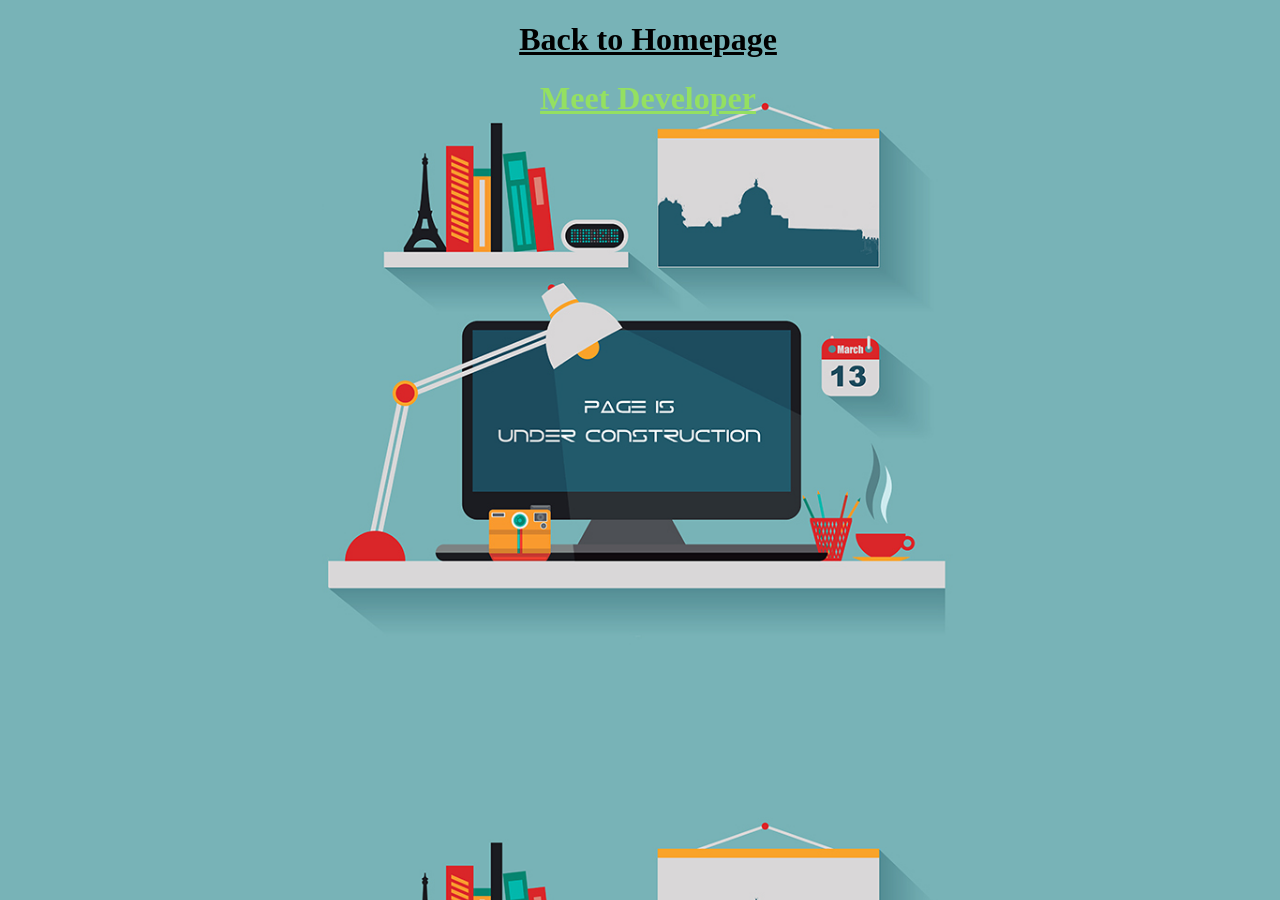
<file: Proficiency.html>
<!doctype html>
<html class="no-js" lang="en">

<head>


    <meta charset="utf-8" />
    <meta name="description" content="Self energetic motivated an d highly energetic professional with more than
    15 years of experience in teaching to undergraduate and postgraduate 
    engineering students">
    <meta name="keywords" content="Self energetic motivated an d highly energetic professional with more than
    15 years of experience in teaching to undergraduate and postgraduate 
    engineering students ">
    <meta name="author" content="Sudhir Koparkar">
    <meta name="viewport" content="width=device-width, initial-scale=1.0" />


    <title>Sudhir Koparkar | Profeciency</title>
    <style type="text/css">
        @media only screen and (max-width: 64em) {
            body {
                background-size: 150% !important;
                margin: 0px !important;
            }

            a {
                font-size: 15px;
            }

            h1 {
                margin: 0px;
            }
        }
    </style>


</head>

<body
    style="background-color:#41b0b5; background:url(img/under-construction.jpg) repeat top center; width:100%; background-size:100%;text-align:center;">
    <h1><a href="https://sudhirkoparkar.github.io/" style="color: #000;">Back to Homepage</a></h1>
    <h1><a href="https://kaiwalyakoparkar.github.io/" style="color: rgb(148, 224, 97);">Meet Developer</a></h1>

</body>

</html>
</file>
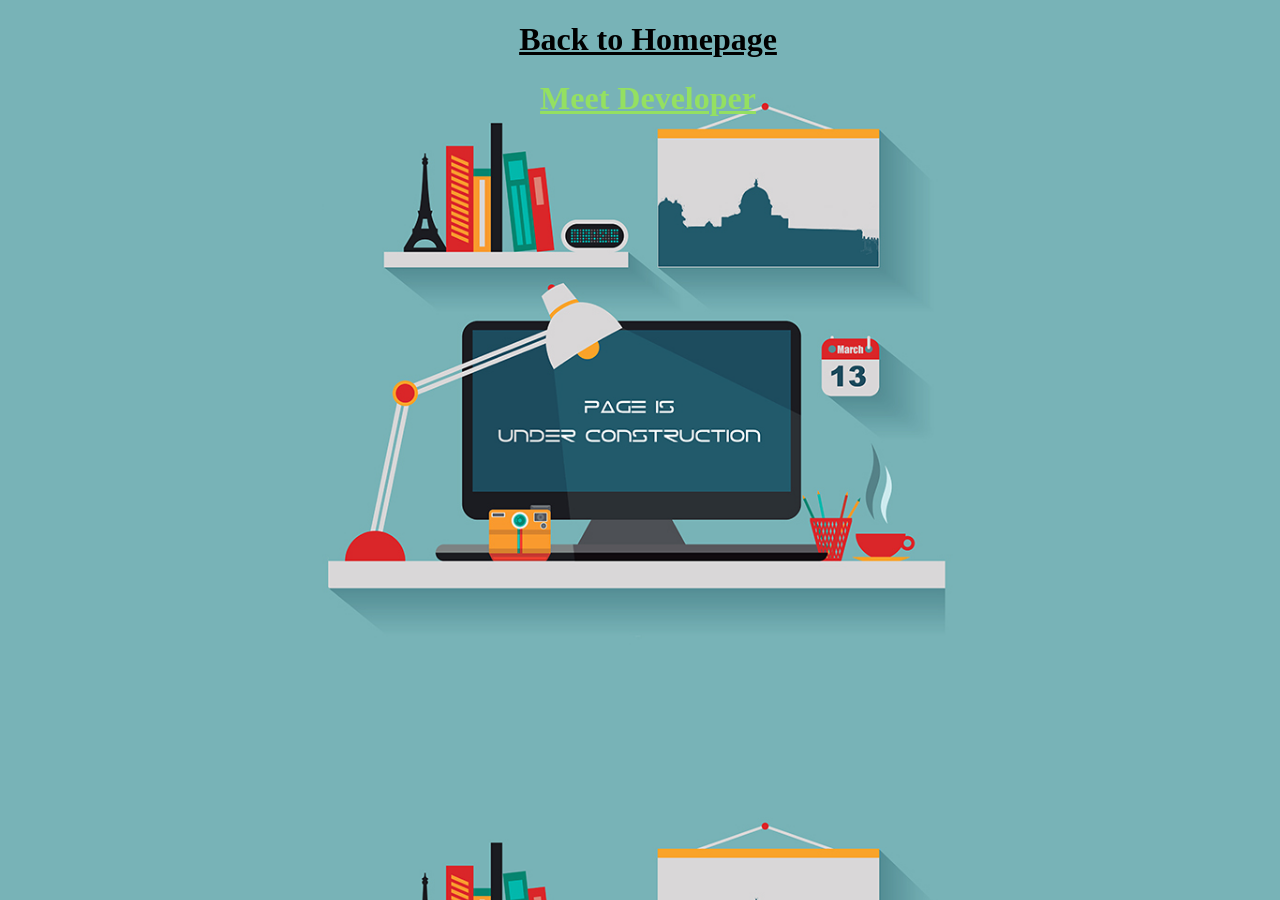
<file: projects.html>
<!doctype html>
<html class="no-js" lang="en">
  
<head>


    <meta charset="utf-8" />
    <meta name="description" content="Self energetic motivated an d highly energetic professional with more than
    15 years of experience in teaching to undergraduate and postgraduate 
    engineering students">
    <meta name="keywords" content="Self energetic motivated an d highly energetic professional with more than
    15 years of experience in teaching to undergraduate and postgraduate 
    engineering students ">
    <meta name="author" content="Sudhir Koparkar">
    <meta name="viewport" content="width=device-width, initial-scale=1.0" />


    <title>Projects | Sudhir Koparkar</title>
    	<style type="text/css">
      @media only screen and (max-width: 64em) {
        body {
          background-size: 150% !important;
          margin: 0px !important;
        }
        a {
          font-size: 15px; 
        }
        h1 {
          margin: 0px;
        }
      }
      </style>
      

  </head>
  <body style="background-color:#41b0b5; background:url(img/under-construction.jpg) repeat top center; width:100%; background-size:100%;text-align:center;">
    <h1><a href="https://sudhirkoparkar.github.io/" style="color: #000;">Back to Homepage</a></h1>
    <h1><a href="https://kaiwalyakoparkar.github.io/" style="color: rgb(148, 224, 97);">Meet Developer</a></h1>
        
  </body>

</html>
</file>
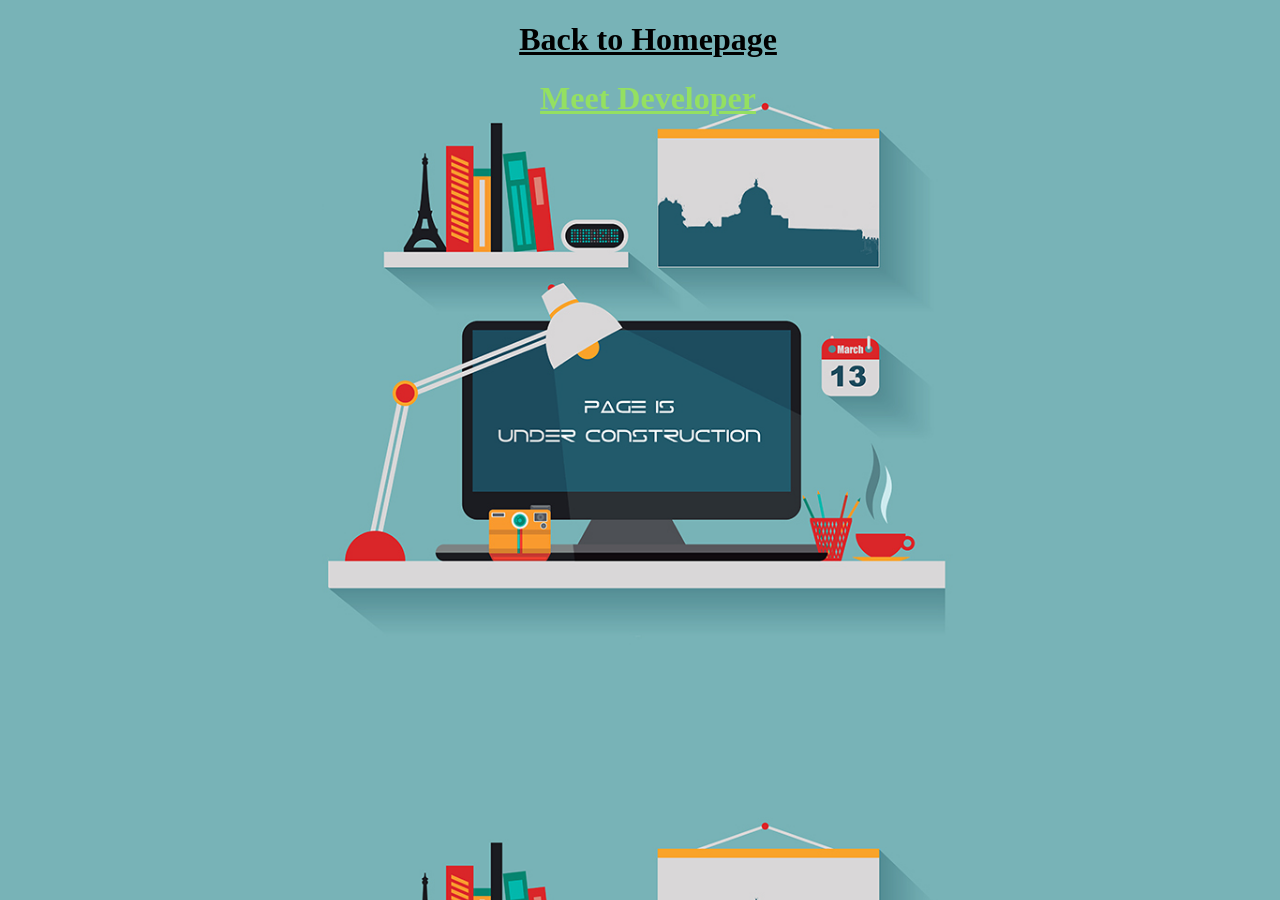
<file: WorkInProgress.html>
<!doctype html>
<html class="no-js" lang="en">
  
<head>


    <meta charset="utf-8" />
    <meta name="description" content="Self energetic motivated an d highly energetic professional with more than
    15 years of experience in teaching to undergraduate and postgraduate 
    engineering students">
    <meta name="keywords" content="Self energetic motivated an d highly energetic professional with more than
    15 years of experience in teaching to undergraduate and postgraduate 
    engineering students ">
    <meta name="author" content="Sudhir Koparkar">
    <meta name="viewport" content="width=device-width, initial-scale=1.0" />


    <title>Comming Soon | Sudhir Koparkar</title>
    	<style type="text/css">
      @media only screen and (max-width: 64em) {
        body {
          background-size: 150% !important;
          margin: 0px !important;
        }
        a {
          font-size: 15px; 
        }
        h1 {
          margin: 0px;
        }
      }
      </style>
      

  </head>
  <body style="background-color:#41b0b5; background:url(img/under-construction.jpg) repeat top center; width:100%; background-size:100%;text-align:center;">
    <h1><a href="https://sudhirkoparkar.github.io/" style="color: #000;">Back to Homepage</a></h1>
    <h1><a href="https://kaiwalyakoparkar.github.io/" style="color: rgb(148, 224, 97);">Meet Developer</a></h1>
        
  </body>

</html>
</file>
<file: css/style.css>
body {
  font-family:'ProximaNova';
  color:#3a3a3a;
}
a {
  color:white;
}
a:hover {
  color:#2ecff9;
}
.header {
  padding-top:2em;
}
h1 {
  font-family:'ProximaNova';
  color:#3a3a3a;
  font-size:3.5em;
}
h2 {
  font-family:'ProximaNova';
  color:#3a3a3a;
  font-size:1.4em;
}
h3 {
  font-family:'ProximaNova';
  color:#3a3a3a;
  font-size:0.8em;
  text-align:center;
}
h4 {
  font-family:'ProximaNova';
  font-size:1.2em;
  color:white;
  text-align:center;
}
p {
  font-family:'ProximaNova';
  font-size:30px;
  color:#3a3a3a;
  font-size:1.3em;
  text-align:justify;
}
.js div#preloader {
  position:fixed;
  left:0;
  top:0;
  z-index:9999;
  overflow:visible;
  width:40px;
  height:40px;
  left:50%;
  top:50%;
  margin-top:-25px;
  margin-left:-25px;
}
#preload_wrapper {
  background-color:white;
  width:100%;
  height:100%;
  z-index:9999;
  position: fixed;
}
/* ////////////////////////// Preloader ////////////////////// */
/*:not(:required) hides this rule from IE9 and below */
.preloader:not(:required) {
  -moz-transform:translate3d(0,0,0);
  -ms-transform:translate3d(0,0,0);
  -webkit-transform:translate3d(0,0,0);
  transform:translate3d(0,0,0);
  position:relative;
  display:inline-block;
  width:50px;
  height:50px;
  background:rgba(25,165,152,0.5);
  border-radius:50%;
  overflow:hidden;
  text-indent:-9999px;
  /* Hides inner circles outside base circle at safari */
  -webkit-mask-image:url(data:image/png;
  base64,iVBORw0KGgoAAAANSUhEUgAAAAEAAAABCAIAAACQd1PeAAAAGXRFWHRTb2Z0d2FyZQBBZG9iZSBJbWFnZVJlYWR5ccllPAAAAA5JREFUeNpiYGBgAAgwAAAEAAGbA+oJAAAAAElFTkSuQmCC);
}
.preloader:not(:required):before,.preloader:not(:required):after {
  content:'';
  position:absolute;
  top:0;
  display:inline-block;
  width:50px;
  height:50px;
  border-radius:50%;
}
.preloader:not(:required):before {
  -moz-animation:preloader 3s infinite;
  -webkit-animation:preloader 3s infinite;
  animation:preloader 3s infinite;
  -moz-transform-origin:0 50%;
  -ms-transform-origin:0 50%;
  -webkit-transform-origin:0 50%;
  transform-origin:0 50%;
  left:0;
  background:#c7efcf;
}
.preloader:not(:required):after {
  -moz-animation:preloader 3s 0.2s reverse infinite;
  -webkit-animation:preloader 3s 0.2s reverse infinite;
  animation:preloader 3s 0.2s reverse infinite;
  -moz-transform-origin:100% 50%;
  -ms-transform-origin:100% 50%;
  -webkit-transform-origin:100% 50%;
  transform-origin:100% 50%;
  right:0;
  background:#eef5db;
}
@-moz-keyframes preloader {
  0% {
    -moz-transform:rotate(0deg);
    transform:rotate(0deg);
  }
  50% {
    -moz-transform:rotate(360deg);
    transform:rotate(360deg);
  }
  100% {
    -moz-transform:rotate(0deg);
    transform:rotate(0deg);
  }
}
@-webkit-keyframes preloader {
  0% {
    -webkit-transform:rotate(0deg);
    transform:rotate(0deg);
  }
  50% {
    -webkit-transform:rotate(360deg);
    transform:rotate(360deg);
  }
  100% {
    -webkit-transform:rotate(0deg);
    transform:rotate(0deg);
  }
}
@keyframes preloader {
  0% {
    -moz-transform:rotate(0deg);
    -ms-transform:rotate(0deg);
    -webkit-transform:rotate(0deg);
    transform:rotate(0deg);
  }
  50% {
    -moz-transform:rotate(360deg);
    -ms-transform:rotate(360deg);
    -webkit-transform:rotate(360deg);
    transform:rotate(360deg);
  }
  100% {
    -moz-transform:rotate(0deg);
    -ms-transform:rotate(0deg);
    -webkit-transform:rotate(0deg);
    transform: rotate(0deg);
  }
}
/* ////////////////////////// Preloader ////////////////////// */
.wrapper {
  width:100%;
  background-color:#41b0bf;
  height:80px;
  position:fixed;
  top:0px;
  z-index:999;
  border-right:20px solid white;
  border-left:20px solid white;
  transition:all 0.2s ease-in-out;
}
header.nav-up .wrapper {
  top:-80px;
}
header.nav-down.reachedTop .wrapper {
  top:20px;
}
a.logo {
  text-transform:uppercase;
  margin-top:25px;
  display:inline-block;
  font-weight:600;
  font-size:30px;
  color:#3a3a3a;
}
a.logo span {
  color:#fff;
}
ul.menu {
  margin-top:27px;
}
ul.menu li {
  list-style:none;
  display:inline-block;
  margin-left:50px;
}
ul.menu li a {
  text-transform:uppercase;
  font-family:'ProximaNova';
  font-size:14px;
  letter-spacing:2px;
  color:#f2f2f2;
}
ul.menu li a:hover {
  border-bottom:1px solid #fff;
  padding-bottom:6px;
}
@keyframes slideleft {
  from {
    background-position:0%;
  }
  to {
    background-position:90000%;
  }
}
@-webkit-keyframes slideleft {
  from {
    background-position:0%;
  }
  to {
    background-position: 90000%;
  }
}
section.intro {
  background:url(../img/clouds.png) repeat-x top center;
  background-size:contain;
  background-repeat:repeat;
  /*animation:slideleft 20000s infinite linear;-webkit-animation:slideleft 20000s infinite linear;width:100%;*/
  background-color:#41b0bf;
  padding-bottom:70px;
  position:relative;
  border-right:20px solid #fff;
  border-left:20px solid #fff;
  border-top:20px solid #fff;
  padding-top:80px;
}
section.intro h1 {
  margin-top:0px;
  line-height:1.2;
  font-family:'ProximaNovaT';
  color:#3a3a3a;
  font-size:65px;
}
section.intro span.design {
  font-family:'ProximaNovaT';
}
section.intro span {
  font-family:'ProximaNova';
}
a.btn {
  border:1px solid #fff;
  text-transform:uppercase;
  color:#fff;
  padding:15px 25px;
  border-radius:30px;
  font-size:14px;
  letter-spacing:1px;
  margin-top:14px;
  display:inline-block !important;
  line-height:1.4;
  -webkit-transition:all .2s ease;
  -moz-transition:all .2s ease;
  transition:all .2s ease;
}
a.btn:hover {
  background-color:#fff;
  color:#009ca8
}
a.btn.project {
  background:transparent;
  border:1px solid #fff;
  color:#fff;
}
a.btn.project:hover {
  background-color:#fff;
  color:#fe5f55;
}
section.about {
  padding:0px;
  border-right:20px solid white;
  border-left:20px solid white;
}
section.about h1 {
  color:#3a3a3a;
  font-family:'ProximaNovaT';
  font-size:65px;
  margin-top:50px;
}
section.about a.pronounce span {
  color:#ABABAB;
  cursor:help;
  border-bottom:1px dotted rgb(216,216,216);
  letter-spacing:1px;
}
section.about a.pronounce {
  border-bottom:none;
}
section.about a.pronounce:hover {
  border-bottom:none;
}
section.about p {
  color:#838383;
  margin:0 auto;
  margin-bottom:30px;
  font-size:21px;
}
section.about p a {
  color:#838383;
  border-bottom:1px solid #E7E7E7;
  padding-bottom:1px;
}
section.about p a:hover {
  border-bottom:1px solid #009ca8;
}
section.about img {
  display:block;
  margin:auto;
  border-radius: 50%;
}
section.about h2 {
  font-family:'ProximaNova';
  color:#676767;
  font-size:17px;
  line-height:2.2em;
}
ul.tools,ul.lang,ul.hobbies {
  margin:0;
}
ul.lang {
  margin-top:12px;
}
ul.tools li,ul.hobbies li {
  list-style:none;
  display:inline-block;
  background-size:500px;
  margin-left:17px;
}
ul.lang li {
  list-style:none;
  display:inline-block;
}
section.projects h1 {
  color:#fff;
  font-family:'ProximaNovaT';
  font-size:50px;
  margin-top:20px;
}
section.projects p {
  color:#fff;
  margin:0 auto;
  font-size:15px;
  margin-left:4px;
}
section.sayhello {
  background:#fff;
  position:relative;
  text-align:center;
  padding-top:30px;
  padding-bottom:0px;
  border-right:20px solid white;
  border-left:20px solid white;
}
section.sayhello h1 {
  color:#000;
  font-family:'ProximaNovaT';
  font-size:65px;
}
section.sayhello p {
  color:#848484;
  margin:0 auto;
  font-size:17px;
  margin-left:4px;
}
a.email:hover {
  border-bottom:1px solid #000;
  color:#000;
}
a.email {
  float:right;
  font-size:22px;
  text-align:right;
  margin-top:52px;
  font-family:'ProximaNovaT';
  border-bottom:1px solid #717070;
  padding-bottom:5px;
  color:#000;
}
a.email:visited {
  color: #000;
}
section.quotes {
  /*background:#ffc548;*/
  background:#e55c4c;
  border-left:20px solid white;
  border-right:20px solid white;
  border-bottom:20px solid white;
  border-top:20px solid white;
}
section.quotes h1 {
  color:#fff;
  font-family:'ProximaNovaT';
  font-size:55px;
  margin-top:40px;
}
section.quotes h2 {
  color:#fff;
  font-family:serif;
  font-style:italic;
  font-size:32px;
  margin-top:40px;
}
section.quotes p {
  text-align:center;
  color:#f2f2f2;
  margin:0 auto;
  margin-top:20px;
  margin-bottom:20px;
  font-size:21px;
}
.quotes_img {
  width:150px !important;
  margin-top:10px !important;
  margin-bottom:10px !important;
  border-radius:50%;
  border-style:none;
  border: 0px solid !important;
}
section.coffeewithme {
  /*background:#ffc548;*/
  background:#fff;
  border-left:20px solid white;
  border-right:20px solid white;
  border-bottom:20px solid white;
  border-top:20px solid white;
}
section.coffeewithme h1 {
  color:#3a3a3a;
  font-family:'ProximaNovaT';
  font-size:55px;
  margin-top:0px;
}
section.coffeewithme p {
  text-align:center;
  color:#838383;
  margin:0 auto;
  margin-top:10px;
  margin-bottom:40px;
  font-size: 21px;
}
section.myskills {
  /*background:#ffc548;*/
  background:#fff;
  border-left:20px solid white;
  border-right:20px solid white;
  border-bottom:20px solid white;
  border-top:20px solid white;
}
section.myskills h1 {
  color:#3a3a3a;
  font-family:'ProximaNovaT';
  font-size:55px;
  margin-top:0px;
}
section.myskills p {
  text-align:center;
  color:#838383;
  margin:0 auto;
  margin-top:40px;
  margin-bottom:-30px;
  font-size:25px;
  position:absolute;
  z-index:1000;
  width:100%;
  left:0;
}
.downloadCV {
  min-height:172px;
  padding-bottom:20px;
  padding-top:20px;
  cursor:pointer;
}
section.projects {
  background:#303030;
  border:20px solid white;
}
section.projects h2.name {
  font-size:30px;
  text-align:center;
  font-family:'ProximaNovaT';
  color:#fff;
}
section.projects p.desc {
  font-size:17px;
  text-align:center;
}
section.sayhello ul.icons {
  margin:0;
  padding:0;
  float:right;
  line-height:0;
}
section.sayhello ul.icons li {
  display:inline-block;
  -webkit-transition:all .35s ease;
  -moz-transition:all .35s ease;
  transition:all .35s ease;
  margin:30px 0px 20px 0px;
  margin-left:20px;
}
section.sayhello .icon span.SocailLink {
  display:block;
  font-size:12px;
  text-shadow:none;
  color:#333;
  -webkit-transition:all .2s ease;
  -moz-transition:all .2s ease;
  transition:all .2s ease;
  letter-spacing:3px;
  text-align:center;
}
section.sayhello .icon.dribbble,section.sayhello .icon.behance,section.sayhello .icon.behance,section.sayhello .icon.twitter,section.sayhello .icon.facebook {
  -webkit-transition:all .35s ease;
  -moz-transition:all .35s ease;
  transition:all .35s ease;
}
section.sayhello .icon.dribbble {
  color:#848484;
  font-size:30px;
}
section.sayhello .icon.dribbble:hover {
  color:#F66699;
}
section.sayhello .icon.behance {
  color:#848484;
  font-size:30px;
}
section.sayhello .icon.behance:hover {
  color:#339cd5;
}
section.sayhello .icon.twitter {
  color:#848484;
  font-size:30px;
}
section.sayhello .icon.twitter:hover {
  color:#3AB6E8;
}
section.sayhello .icon.facebook {
  color:#848484;
  font-size:29px;
}
section.sayhello .icon.facebook:hover {
  color:#3b5998;
}
section.sayhello p.credits,section.sayhello p.made {
  font-size:12px;
  text-align:right;
}
.numbers-inner-wrapper {
  max-width:1150px;
  margin:0px auto;
  margin-top:20px;
}
.numbers-inner-wrapper>div {
  display:inline-block;
  width:24.5%;
  text-align: center;
}
.numbers-wrapper h4 {
  /*font-family:"Roboto Slab","PT Serif","PT Sans","Times New Roman",sans-serif;*/
  font-size:2.5rem;
  color:#009ca8;
}
.numbers-wrapper span {
  font-size:1.2rem;
  -webkit-text-stroke:0.2px #627175;
}
hr.num {
  margin-top:25px;
  margin-bottom:15px;
}
hr {
  width:1110px;
  margin:90px auto 0px auto;
  border:1px solid #eff5f7;
}
.project_img {
  width:50% !important;
  margin-top:10px !important;
  border-radius:4px;
  border-style:none;
  border:0px solid !important;
  border-color:#c0c0c0;
}
@media only screen and (min-width:40.063em) and (max-width:64em) {
  ul.menu li {
    margin-left:20px;
  }
}
@media only screen and (max-width:40em) {
  ul.menu {
    float:left;
  }
  ul.menu a {
    font-size:11px !important;
  }
  ul.menu li {
    margin-left:10px;
  }
}
@media only screen and (max-width:320px) {
  section.intro h1 {
    font-size:38px !important;
  }
}
@media only screen and (max-width:64em) {
  .opl,.cssda {
    display:none;
  }
  section.intro,.wrapper,section.about,section.projects,section.sayhello {
    border:none;
  }
  .iama {
  }
  .title {
  }
  #scene {
    display:none;
  }
  header.nav-down.reachedTop .wrapper {
    top:0;
  }
  section.about h1 {
    font-size:50px;
    text-align:center;
  }
  section.about p {
    padding:15px;
    margin-bottom:-5px;
  }
  section.intro h1 {
    margin-top:21px;
    font-size:50px;
  }
  section.projects h1 {
    font-size:50px;
    text-align:center;
  }
  section.projects p {
    text-align:center;
  }
  .cbp-fwslider ul li>a img {
    width:100% !important;
  }
  .cbp-fwslider nav span {
    width:30px !important;
  }
  .cbp-fwslider nav span.cbp-fwnext {
    right:20px !important;
  }
  .cbp-fwslider nav span.cbp-fwprev {
    left:20px !important;
  }
  section.sayhello h1 {
    font-size:50px;
    text-align:center;
  }
  section.sayhello p {
    text-align:center;
  }
  section.sayhello {
    text-align:center;
  }
  a.email,section.sayhello ul.icons {
    float:none;
  }
  a.email {
    margin-top:22px;
    display:inline-block;
  }
  section.sayhello ul.icons li:first-child {
    margin-left: 0;
  }
}
/* Rotating Text */
.cd-words-wrapper {
  display:inline-block;
  position:relative;
  text-align:left;
}
.cd-words-wrapper b {
  display:inline-block;
  position:absolute;
  white-space:nowrap;
  left:0;
  top:0;
}
.cd-words-wrapper b.is-visible {
  position:relative;
}
.no-js .cd-words-wrapper b {
  opacity:0;
}
.no-js .cd-words-wrapper b.is-visible {
  opacity:1;
}
.cd-headline.clip span {
  display:inline-block;
}
.cd-headline.clip .cd-words-wrapper {
  overflow:hidden;
  vertical-align: middle;
}
.cd-headline.clip .cd-words-wrapper::after {
  /* line */
  content:'';
  position:absolute;
  top:0;
  right:0;
  width:2px;
  height:100%;
  background-color:#aebcb9;
}
.cd-headline.clip b {
  opacity:0;
}
.cd-headline.clip b.is-visible {
  opacity:1;
}
.skills {
  margin:auto;
  text-align:center;
}
.pentagon {
  width:300px;
  height:300px;
  margin:auto;
  padding:3px 3px 28px 3px;
  display:inline-block;
}
.logo {
  margin-top:75px !important;
  margin-bottom:20px !important;
  width:85%;
}
.iama {
  color:#f2f2f2;
  font-size:40px;
  vertical-align:middle;
}
.cd-words-wrapper {
  color:#f2f2f2;
  font-size:40px;
}
section.numbers-wrapper {
  margin-top:0px;
  margin-bottom:80px;
  
}
.madewithlove {
  text-align:center;
  padding-top:20px;
}
.alignCenter {
  text-align:center;
}
span.title {
  font-family:'Sacramento',cursive !important;
  text-transform:none;
  font-weight:400;
  color:#fff;
  font-size:1.4em;
}
.fa-facebook-official {
  font-size:3em !important;
  color:#3b5998;
}
.fa-graduation-cap{
  font-size:3em !important;
  color: black;
}
.fa-youtube-play {
  font-size:3em !important;
  color: red;
}
.fa-linkedin-square {
  font-size:3em !important;
  color:#287bbc;
}
.fa-twitter-square {
  font-size:3em !important;
  color:#1b95e0;
}
.fa-whatsapp {
  font-size:3em !important;
  color:#5cbb1c;
}
.pad10 {
  padding:10px;
}
.fa-heart {
  color:red;
  font-size:15px;
}
.footTitle {
  font-family:'Sacramento',cursive;
  text-transform:none;
  font-weight:400;
  color:#41b0bf !important;
  font-size: 3em !important;
}
</file>
<file: css/font.css>
@font-face {
	font-family: 'ProximaNova';
	src: url('../font/ProximaNova-Bold.eot');
	src: url('../ProximaNova-Boldd41d.html?#iefix') format('embedded-opentype'),
		url('../font/ProximaNova-Bold.woff') format('woff'),
		url('../font/ProximaNova-Bold.ttf')  format('truetype');
	font-weight: bold;
	font-style: normal;
}

@font-face {
	font-family: 'ProximaNovaCond';
	src: url('../font/ProximaNovaCond-Black.eot');
	src: url('../font/ProximaNovaCond-Blackd41d.eot?#iefix') format('embedded-opentype'),
		url('../font/ProximaNovaCond-Black.woff') format('woff'),
		url('../font/ProximaNovaCond-Black.ttf')  format('truetype');
	font-weight: 900;
	font-style: normal;
}

@font-face {
	font-family: 'ProximaNova';
	src: url('../font/ProximaNova-Regular.eot');
	src: url('../font/ProximaNova-Regulard41d.eot?#iefix') format('embedded-opentype'),
		url('../font/ProximaNova-Regular.woff') format('woff'),
		url('../font/ProximaNova-Regular.ttf')  format('truetype');
	font-weight: normal;
	font-style: normal;
}

@font-face {
	font-family: 'ProximaNovaT';
	src: url('../font/ProximaNovaT-Thin.eot');
	src: url('../font/ProximaNovaT-Thind41d.eot?#iefix') format('embedded-opentype'),
		url('../font/ProximaNovaT-Thin.woff') format('woff'),
		url('../font/ProximaNovaT-Thin.ttf')  format('truetype');
	font-weight: 100;
	font-style: normal;
}

@font-face {
	font-family: 'ProximaNovaCond';
	src: url('../font/ProximaNovaCond-Light.eot');
	src: url('../font/ProximaNovaCond-Lightd41d.eot?#iefix') format('embedded-opentype'),
		url('../font/ProximaNovaCond-Light.woff') format('woff'),
		url('../font/ProximaNovaCond-Light.ttf')  format('truetype');
	font-weight: 300;
	font-style: normal;
}
</file>
<file: css/icon.css>
@font-face {
	font-family: 'icomoon';
	src:url('../font/icomoone6d5.eot?fmqiko');
	src:url('../font/icomoond41d.eot?#iefixfmqiko') format('embedded-opentype'),
		url('../font/icomoone6d5.woff?fmqiko') format('woff'),
		url('../font/icomoone6d5.ttf?fmqiko') format('truetype'),
		url('../font/icomoone6d5.svg?fmqiko#icomoon') format('svg');
	font-weight: normal;
	font-style: normal;
}

[class^="icon-"], [class*=" icon-"] {
	font-family: 'icomoon';
	speak: none;
	font-style: normal;
	font-weight: normal;
	font-variant: normal;
	text-transform: none;
	line-height: 1;

	/* Better Font Rendering =========== */
	-webkit-font-smoothing: antialiased;
	-moz-osx-font-smoothing: grayscale;
}

.icon-arrow-right:before {
	content: "\e600";
}
.icon-arrow-left:before {
	content: "\e601";
}
.icon-arrow-up:before {
	content: "\e602";
}
.icon-arrow-left2:before {
	content: "\e603";
}
.icon-twitter:before {
	content: "\e604";
}
.icon-facebook:before {
	content: "\e605";
}
.icon-dribbble:before {
	content: "\e606";
}
.icon-skype:before {
	content: "\e607";
}
.icon-linkedin:before {
	content: "\e608";
}
.icon-behance:before {
	content: "\e609";
}
.icon-list:before {
	content: "\e60a";
}
.icon-mouse:before {
	content: "\e60b";
}
</file>
<file: css/component.css>
.cbp-fwslider {
	position: relative;
	margin: 0 0 10px;
	overflow: hidden;
	padding: 0px 0 45px;
	  margin-bottom: 55px;
}

.cbp-fwslider ul {
	margin: 0;
	padding: 0;
	white-space: nowrap;
	list-style-type: none;
}

.cbp-fwslider ul li {
	-webkit-transform: translateZ(0);
	-moz-transform: translateZ(0);
	transform: translateZ(0);
	float: left;
	display: block;
	margin: 0;
	padding: 0;
	text-align: center;
}

.cbp-fwslider ul li > a,
.cbp-fwslider ul li > div {
	display: block;
	text-align: center;
	outline: none;
	
}


.cbp-fwslider ul li > a.prjct_img{
	pointer-events:none;
	cursor: default;
}



.cbp-fwslider ul li > a img {
	border: none;
	display: block;
	margin: 0 auto;
	max-width: 75%;
}

.cbp-fwslider nav span {
	position: absolute;
  top: 40%;
    width: 48px;
  height: 28px;

  color: #fff;
  text-align: center;
  margin-top: -50px;
  line-height: 100px;
  cursor: pointer;
  opacity: 0.5
}

.cbp-fwslider nav span:hover {
	
	opacity: 1;
}

.cbp-fwslider nav span.cbp-fwnext {
	right: 0px;
	  background: url(../img/right.svg) no-repeat;
}

.cbp-fwslider nav span.cbp-fwprev {
	left: 0px;
	  background: url(../img/left.svg) no-repeat;
}

.cbp-fwdots {
	position: absolute;
	bottom: 0px;
	white-space: nowrap;
	text-align: center;
	width: 100%;
}

.cbp-fwdots span {
	display: inline-block;
  width: 7px;
  height: 7px;
  background: #C23B3B;
  margin: 6px;
  border-radius: 50%;
  cursor: pointer;
}

.cbp-fwdots span:hover {
	background: #ffffff;
}

.cbp-fwdots span.cbp-fwcurrent {
	background: #ffffff;
	box-shadow: 0 0 0 2px #ff857d;
	-webkit-transition: box-shadow 0.2s ease-in-out;
	-moz-transition: box-shadow 0.2s ease-in-out;
	transition: box-shadow 0.2s ease-in-out;
}

/* CSS Styles for form Element */

.simform {
	position: relative;
	margin: 0 auto;
	min-height: 135.5px;
	max-width: 860px;
	width: 100%;
	text-align: left;
	font-size: 2.5em;
	color: #838383;
}

.simform .submit {
	display: none;
}

/* Question list style */
.simform ol {
	margin: 0;
	font-size: 2rem;
	padding: 0;
	list-style: none;
	position: relative;
	-webkit-transition: height 0.4s;
	transition: height 0.4s;
}

.simform ol:before {
	content: '';
	background-color: rgba(0,0,0,0.1);
	position: absolute;
	left: 0;
	bottom: 0;
	width: 100%;
	height: 2.35em;
}

.questions li {
	z-index: 100;
	position: relative;
	visibility: hidden;
	height: 0;
	-webkit-transition: visibility 0s 0.4s, height 0s 0.4s;
	transition: visibility 0s 0.4s, height 0s 0.4s;
}

.questions li.current,
.no-js .questions li {
	visibility: visible;
	height: auto;
	-webkit-transition: none;
	transition: none;
}

/* Labels */
.questions li > span {
	display: block;
	overflow: hidden;
}

.questions li > span label {
	display: block;
	-webkit-transition: -webkit-transform 0.4s;
	transition: transform 0.4s;
	-webkit-transform: translateY(-100%);
	transform: translateY(-100%);
}

.questions li.current > span label,
.no-js .questions li > span label {
	-webkit-transition: none;
	transition: none;
	-webkit-transform: translateY(0);
	transform: translateY(0);
}

.show-next .questions li.current > span label {
	-webkit-animation: moveUpFromDown 0.4s both;
	animation: moveUpFromDown 0.4s both;
}

@-webkit-keyframes moveUpFromDown {
	from { -webkit-transform: translateY(100%); }
	to { -webkit-transform: translateY(0); }
}

@keyframes moveUpFromDown {
	from { -webkit-transform: translateY(100%); transform: translateY(100%); }
	to { -webkit-transform: translateY(0); transform: translateY(0); }
}

/* Input field */
.questions input {
	display: block;
	margin: 0.3em 0 0 0;
	padding: 0.5em 1em 0.5em 0.7em;
	width: calc(100% - 2em);
	border: none;
	background: transparent;
	color: rgba(0,0,0,0.8);
	font-size: 1em;
	line-height: 1;
	opacity: 0;
	-webkit-transition: opacity 0.3s;
	transition: opacity 0.3s;
}

.questions .current input,
.no-js .questions input {
	opacity: 1;
}

.questions input:focus,
.simform button:focus {
	outline: none;
}

/* Next question button */
.next {
	position: absolute;
	right: 0;
	top: 1.3em; /* padding-bottom of form plus progress bar height */
	display: block;
	padding: 0;
	width: 2em;
	height: 2em;
	border: none;
	background: none;
	color: rgba(0,0,0,0.4);
	text-align: center;
	opacity: 0;
	z-index: 100;
	cursor: pointer;
	-webkit-transition: -webkit-transform 0.3s, opacity 0.3s;
	transition: transform 0.3s, opacity 0.3s;
	-webkit-transform: translateX(-20%);
	transform: translateX(-20%);
	pointer-events: none;
	-webkit-tap-highlight-color: rgba(0, 0, 0, 0);
}

.next:hover {
	color: #000;
	background: none;
}

.next::after {
	position: absolute;
	top: 0;
	left: 0;
	width: 100%;
	height: 100%;
	font-size: 2rem;
	text-transform: none;
	font-weight: normal;
	font-style: normal;
	font-variant: normal;
	line-height: 2;
	speak: none;
	-webkit-font-smoothing: antialiased;
	-moz-osx-font-smoothing: grayscale;
}

.next.show {
	opacity: 1;

	font-size: 2.5rem;
	-webkit-transform: translateX(0);
	transform: translateX(0);
	pointer-events: auto;
}

/* Progress bar */
.simform .progress {
	width: 0%;
	height: 0.15em;
	background: rgba(0,0,0,0.3);
	-webkit-transition: width 0.4s ease-in-out;
	transition: width 0.4s ease-in-out;
}

.simform .progress::before {
	position: absolute;
	top: auto;
	width: 100%;
	height: inherit;
	background: rgba(0,0,0,0.05);
	content: '';
}

/* Number indicator */
.simform .number {
	position: absolute;
	right: 0;
	overflow: hidden;
	margin: 0.4em 0;
	width: 3em;
	font-weight: 700;
	font-size: 0.4em;
}

.simform .number:after {
	position: absolute;
	left: 50%;
	content: '/';
	opacity: 0.4;
	-webkit-transform: translateX(-50%);
	transform: translateX(-50%);
}

.simform .number span {
	float: right;
	width: 40%;
	text-align: center;
}

.simform .number .number-current {
	float: left;
}

.simform .number-next {
	position: absolute;
	left: 0;
}

.simform.show-next .number-current {
	-webkit-transition: -webkit-transform 0.4s;
	transition: transform 0.4s;
	-webkit-transform: translateY(-100%);
	transform: translateY(-100%);
}

.simform.show-next .number-next {
	-webkit-animation: moveUpFromDown 0.4s both;
	animation: moveUpFromDown 0.4s both;
}

/* Error and final message */
.simform .error-message,
.simform .final-message {
	position: absolute;
	visibility: hidden;
	opacity: 0;
	-webkit-transition: opacity 0.4s;
	transition: opacity 0.4s;
}

.simform .error-message {
	padding: 0.4em 3.5em 0 0;
	width: 100%;
	color: rgba(0,0,0,0.7);
	font-style: italic;
	font-size: 0.4em;
}

.final-message {
	top: 50%;
	left: 0;
	padding: 0.5em;
	width: 100%;
	text-align: center;
	-webkit-transform: translateY(-50%);
	transform: translateY(-50%);
}

.error-message.show,
.final-message.show {
	visibility: visible;
	opacity: 1;
}

.final-message.show {
	-webkit-transition-delay: 0.5s;
	transition-delay: 0.5s;
}

/* Final hiding of form / showing message */
.simform-inner.hide {
	visibility: hidden;
	opacity: 0;
	-webkit-transition: opacity 0.3s, visibility 0s 0.3s;
	transition: opacity 0.3s, visibility 0s 0.3s;
}

/* No JS Fallback */
.no-js .simform {
	font-size: 1.75em;
}

.no-js .questions li {
	padding: 0 0 2em;
}

.no-js .simform .submit {
	display: block;
	float: right;
	padding: 10px 20px;
	border: none;
	background: rgba(0,0,0,0.3);
	color: rgba(0,0,0,0.4);
}

.no-js .simform .controls {
	display: none;
}

/* Remove IE clear cross */
input[type=text]::-ms-clear {
    display: none;
}

/* Adjust form for smaller screens */
@media screen and (max-width: 44.75em) {
	.simform {
		font-size: 1.8em;
	}
}

@media screen and (max-width: 33.5625em) {
	.simform {
		font-size: 1.2em;
	}
}


/*Responsive CSS*/

@media only screen and (max-width: 64em) {



.speedEffect {
	display: none;
}
.loadAnim {
	display: none;
}
header {
	display: none;
}
.cd-headline img {
	display: none;
}

section.intro{
      padding-top: 0px;
      padding-bottom: 30px;
      background: #41b0bf;
  }

  img {
  	width: 100%;
  }

  hr {
  	display: none;
  }

  section.intro h1{
      margin-top: 0px;
        font-size: 35px;
       
  }
  .iama ,
  .cd-words-wrapper {
  	font-size:25px;
  }

  .logo {
    margin-top:20px !important;
    width:50%;
  }


	section.about h1 {
		margin-top: 20px;
		margin-bottom: 0px;
		font-size: 40px;
	}
	section.about p {
		font-size: 18px;
		padding-left: 0px;
		padding-right: 0px;
	}

	.numbers {
	    width: 100% !important;
	    margin-bottom: 20px;
	}
	section.numbers-wrapper {
  		margin-bottom: 30px;
  	}

  	.cbp-fwslider ul li > a img {
  		max-width: 50%;
  	}

  	section.projects h1 {
  		font-size: 40px;
  	}

  	section.projects h2.name {
  		margin-top: 0.5 rem;
    	font-size: 25px;
	}
	section.projects p.desc {
    	font-size: 10px;
	}
	.cbp-fwslider {
    	margin-bottom: 35px;
	}
	section.myskills h1 {
	    font-size: 40px;
	}
	section.myskills p {
	    margin-top: 0px;
	}
	section.quotes {
    	border: 0px;
	}

	section.quotes h1 {
	    font-size: 30px;
	    margin-top: 30px;
	}

	section.quotes h2 {
	    font-size: 12px;
	    margin-top: 20px;
	 }
	 section.quotes p {
	    margin: 0 auto;
	    margin-top: 10px;
	    margin-bottom: 10px;
	    font-size: 15px;
	}

	section.coffeewithme h1 {
	    font-size: 30px;
	    margin-top: 0px;
	}
	section.coffeewithme p {
	    margin-top: 10px;
	    margin-bottom: 20px;
	    font-size: 15px;
	}
	.simform {
		min-height: 66.67px;
	}
	.simform ol {
	    font-size: 1rem;
	}
	.next.show {
    	font-size: 1.2rem;
    }
    section.sayhello {
    	padding-top: 10px;
    }
    section.sayhello p {
	    font-size: 15px;
	    margin-left: 4px;
	}
	.madewithlove {
	  padding-top:10px;
	  padding-bottom: 10px;
	}
}
</file>
<file: springboard2/style.css>
��@ c h a r s e t   " U T F - 8 " ;  
  
 h t m l ,   b o d y ,   d i v ,   s p a n ,   a p p l e t ,   o b j e c t ,   i f r a m e ,  
 h 1 ,   h 2 ,   h 3 ,   h 4 ,   h 5 ,   h 6 ,   p ,   b l o c k q u o t e ,   p r e ,  
 a ,   a b b r ,   a c r o n y m ,   a d d r e s s ,   b i g ,   c i t e ,   c o d e ,  
 d e l ,   d f n ,   e m ,   i m g ,   i n s ,   k b d ,   q ,   s ,   s a m p ,  
 s m a l l ,   s t r i k e ,   s t r o n g ,   s u b ,   s u p ,   t t ,   v a r ,  
 b ,   u ,   i ,   c e n t e r ,  
 d l ,   d t ,   d d ,   o l ,   u l ,   l i ,  
 �e l d s e t ,   f o r m ,   l a b e l ,   l e g e n d ,  
 t a b l e ,   c a p t i o n ,   t b o d y ,   t f o o t ,   t h e a d ,   t r ,   t h ,   t d ,  
 a r t i c l e ,   a s i d e ,   c a n v a s ,   d e t a i l s ,   e m b e d ,  
 �g u r e ,   �g c a p t i o n ,   f o o t e r ,   h e a d e r ,  
 m e n u ,   n a v ,   o u t p u t ,   r u b y ,   s e c t i o n ,   s u m m a r y ,  
 t i m e ,   m a r k ,   a u d i o ,   v i d e o ,   i n p u t ,   t e x t a r e a   {  
 m a r g i n :   0 ;  
 p a d d i n g :   0 ;  
 b o r d e r :   0 ;  
 f o n t :   i n h e r i t ;  
 f o n t - s i z e :   1 0 0 % ;  
 v e r t i c a l - a l i g n :   b a s e l i n e ;  
  
 }  
  
  
 a r t i c l e ,   a s i d e ,   d e t a i l s ,   �g c a p t i o n ,   �g u r e ,  
 f o o t e r ,   h e a d e r ,   m e n u ,   n a v ,   s e c t i o n ,   t i m e   {  
 d i s p l a y :   b l o c k ;  
 }  
  
 b o d y   {  
 l i n e - h e i g h t :   1   ;  
 c o l o r :   b l a c k ;  
 b a c k g r o u n d :   w h i t e ;  
 }  
  
 a   {  
 c o l o r :   i n h e r i t ;  
 t e x t - d e c o r a t i o n :   n o n e ;  
  
 }  
  
 o l ,   u l   {  
 l i s t - s t y l e :   n o n e ;  
 }  
  
 b l o c k q u o t e ,   q   {  
 q u o t e s :   n o n e ;  
  
 }  
  
 b l o c k q u o t e : b e f o r e ,   b l o c k q u o t e : a f t e r ,  
 q : b e f o r e ,   q : a f t e r   {  
 c o n t e n t :   n o n e ;  
 }  
  
 t a b l e   {  
 b o r d e r - c o l l a p s e :   c o l l a p s e ;  
 b o r d e r - s p a c i n g :   0 ;  
  
 }  
  
  
 t e x t a r e a : f o c u s ,   i n p u t : f o c u s   {  
 o u t l i n e :   0 ;  
  
 }  
  
 i n p u t   {  
 b o r d e r - w i d t h :   0 ;  
 }  
  
 e m   {  
 f o n t - s t y l e :   i t a l i c ;  
 }  
  
 h 1   ,   h 2 ,   h 3 ,   h 4 ,   h 5 ,   h 6   {  
 f o n t - w e i g h t :   b o l d ;  
 }  
  
 s u p   {  
 v e r t i c a l - a l i g n :   t e x t - t o p ;  
  
 f o n t - s i z e :   5 8 . 3 % ;    
 }  
  
 s u b   {  
 v e r t i c a l - a l i g n :   t e x t - b o t t o m ;  
 f o n t - s i z e :   5 8 . 3 % ;    
  
 }  
  
 i m g ,  
 e m b e d ,  
 o b j e c t ,  
 v i d e o   {  
 m a x - w i d t h :   1 0 0 % ;  
  
 }  
  
 . g r o u p : b e f o r e ,  
 . g r o u p : a f t e r   {  
 c o n t e n t :   "   " ;  
 d i s p l a y :   t a b l e ;  
 }  
  
 . g r o u p : a f t e r   {  
 c l e a r :   b o t h ;  
 }  
  
 . g r o u p   {  
 z o o m :   1 ;    
  
 }  
  
 . n o - s p a c e - b e t w e e n - i n l i n e - b l o c k s   {  
 l e t t e r - s p a c i n g :   - 0 . 3 1   e m ;    
 w o r d - s p a c i n g :   - 0 . 4 3 e m ;    
  
 }  
  
  
 . n o - s p a c e - b e t w e e n - i n l i n e - b l o c k s   >   * {  
 l e t t e r - s p a c i n g :   n o r m a l ;  
 w o r d - s p a c i n g :   n o r m a l ;  
  
 }  
  
 . d i s p l a c e   {  
 p o s i t i o n :   a b s o l u t e ;  
 l e f t :   - 5 0 0 0 p x ;  
  
 }  
  
 b o d y   {  
 m i n - w i d t h :   1 1 2 4 p x ;  
 c o l o r :   # 4 8 4 8 4 e ;  
 f o n t - f a m i l y :    O p e n   S a n s  ,   s a n s - s e r i f ;  
 f o n t - s t y l e :   n o r m a l ;  
 f o n t - w e i g h t :   n o r m a l ;  
 l e t t e r - s p a c i n g :   0 ;  
 t e x t - d e c o r a t i o n :   n o n e ;  
 }  
  
 . g l o b a l _ c o n t a i n e r _   {  
 f l o a t :     n o n e ;  
 h e i g h t :   a u t o ;  
 m a r g i n :   0   a u t o ;  
 p o s i t i o n :   r e l a t i v e ;  
 w i d t h :   1 0 0 % ;    
 b a c k g r o u n d :   # f f f   c e n t e r   0 ;  
 b a c k g r o u n d - p o s i t i o n :   c e n t e r   t o p ;  
 - w e b k i t - b a c k g r o u n d - s i z e :   c o v e r ;  
 - m o z - b a c k g r o u n d - s i z e :   c o v e r ;  
 - o - b a c k g r o u n d - s i z e :   c o v e r ;  
 b a c k g r o u n d - s i z e :   c o v e r ;  
 }  
 . h e a d e r   {  
 p o s i t i o n :   r e l a t i v e ;  
 }  
 . c o l - 2   {  
 p o s i t i o n :   r e l a t i v e ;  
 }  
 . c o l   {  
 p a d d i n g :   6 p x   0   2 5 p x ;  
 p o s i t i o n :   r e l a t i v e ;  
 w i d t h :   1 0 0 % ;    
 b a c k g r o u n d :   u r l ( i m a g e s / l a y e r _ 3 0 3 . p n g )   n o - r e p e a t   c e n t e r   0 ;  
 b a c k g r o u n d - p o s i t i o n :   c e n t e r   t o p ;  
 - w e b k i t - b a c k g r o u n d - s i z e :   c o v e r ;  
 - m o z - b a c k g r o u n d s i z e :   c o v e r ;  
 - o - b a c k g r o u n d - s i z e :   c o v e r ;  
 b a c k g r o u n d - s i z e :   c o v e r ;  
 }  
 . l - c o n s t r a i n e d - 3   {  
 m a r g i n :   0   a u t o ;  
 p o s i t i o n :   r e l a t i v e ;  
 w i d t h :   1 1 2 4 p x ;  
 }  
 . h e a d   {  
 l e f t :   1 . 5 p x ;  
 m a r g i n :   0   a u t o ;  
 p o s i t i o n :   r e l a t i v e ;  
 w i d t h :   1 1 2 1 p x ;  
 }  
 . v e c t o r - s m a r t - o b j e c t   {  
 f l o a t :     l e f t ;  
 }  
 . l o g g e d - i n   {  
 f l o a t   :   r i g h t ;  
 h e i g h t :   1 7 p x ;  
 m a r g i n :   1 5 p x   0   0 ;  
 p o s i t i o n :   r e l a t i v e ;  
 w i d t h :   4 4 8 p x ;  
 }  
 . t e x t   {  
 l e f t :   5 0 % ;  
 p o s i t i o n :   a b s o l u t e ;  
 t o p :   0 ;  
 c o l o r :   # f f f ;  
 f o n t - s i z e :   1 e m ;    
 f o n t - w e i g h t :   b o l d ;  
 t e x t - t r a n s f o r m :   u p p e r c a s e ;  
 m a r g i n - l e f t :   - 2 2 4 p x ;  
 }  
 . s h a p e - 2 - c o p y   {  
 l e f t :   5 0 % ;  
 p o s i t i o n :   a b s o l u t e ;  
 t o p :   5 p x ;  
 m a r g i n - l e f t :   4 p x ;  
 }  
 . h e r o   {  
 m a r g i n :   1 6 2 p x   0   0 ;  
 p o s i t i o n :   r e l a t i v e ;  
 w i d t h :   1 1 1 2 p x ;  
 }  
 . t e x t - 2   {  
 c o l o r :   # f f f ;  
 f o n t - s i z e :   3 . 8 7 5 e m ;    
 f o n t - w e i g h t :   b o l d ;  
 }  
 . t e x t - 3   {  
 m a r g i n :   1 0 p x   0   0   2 p x ;  
 c o l o r :   # f f f ;  
 f o n t - f a m i l y :   ' R o b o t o ' ,   s a n s - s e r i f ;  
 f o n t - s i z e :   1   . 7 5 e m ;    
 }  
 . s e p a r a t o r   {  
 h e i g h t :   2 p x ;  
 m a r g i n :   2 7 p x   0   0   2 p x   ;  
 p o s i t i o n :   r e l a t i v e ;  
 w i d t h :   5 0 p x ;  
 b a c k g r o u n d :   # e f f f 1 d ;  
 }  
 . t e x t - 4   {  
 m a r g i n :   1 1 p x   0   0   2 p x ;  
 w i d t h :   6 5 7 p x ;  
 c o l o r :   # f f f ;  
 f o n t - f a m i l y :   ' R o b o t o ' ,   s a n s - s e r i f ;  
 f o n t - s i z e :   1 . 1 2 5 e m ;    
 l i n e - h e i g h t :   1 . 6 6 6 6 6 7 e m ;    
 }  
 . l a y e r 1 9 - c o p y   {  
 d i s p l a y :   b l o c k ;  
 m a r g i n :   1 3 8 p x   a u t o   0 ;  
 }  
 . t e s t i m o n i a l   {  
 m a r g i n :   1 p x   0   0 ;  
 p a d d i n g :   2 4 p x   0   2 6 p x ;  
 p o s i t i o n :   r e l a t i v e ;  
 b a c k g r o u n d :   # e f e f f 6 ;  
 }  
 . l - c o n s t r a i n e d - 4   {  
 m a r g i n :   0   a u t o ;  
 p a d d i n g :   0   8 p x   0   2 7 p x ;  
 p o s i t i o n :   r e l a t i v e ;  
 w i d t h :   1 0 8 9 p x ;  
 }  
 . t e x t - 5   {  
 f l o a t :     l e f t ;  
 m a r g i n :   0   6 p x   0   0 ;  
 w i d t h :   3 8 p x ;  
 c o l o r :   # 5 b 5 b 7 6 ;  
 f o n t - f a m i l y :   ' R o b o t o ' ,   s a n s s e r i f ;  
 f o n t - s i z e :   4 . 5 e m ;    
 f o n t - w e i g h t :   b o l d ;  
 t e x t - a l i g n :   c e n t e r ;  
 }  
 . w r a p p e r - 3   {  
 f l o a t :     l e f t ;  
 h e i g h t :   1 4 5 p x ;  
 m a r g i n :   1 5 p x   0   0 ;  
 p o s i t i o n :   r e l a t i v e ;  
 w i d t h :   1 0 4 5 p x ;  
 }  
 . t e x t - 6   {  
 l e f t :   5 0 % ;  
 p o s i t i o n :   a b s o l u t e ;  
 t o p :   - 1 5 p x ;  
 w i d t h :   1 0 4 5 p x ;  
 c o l o r :   # 0 b 0 b 0 9 ;  
 f o n t - f a m i l y :   ' R o b o t o ' ,   s a n s - s e r i f ;  
 f o n t - s i z e :   1 . 8 7 5 e m ;  
 f o n t - s t y l e :   i t a l i c ;  
 l i n e - h e i g h t :   1 . 4 e m ;    
 m a r g i n - l e f t :   - 5 2 2 . 5 p x ;  
 }  
  
 . t e x t - 7   {  
 l e f t :   5 0 % ;  
 p o s i t i o n :   a b s o l u t e ;  
 t o p :   7 1 p x ;  
 c o l o r :   # 5 b 5 b 7 6 ;  
 f o n t - f a m i l y :   ' R o b o t o ' ,   s a n s - s e r i f ;  
 f o n t - s i z e :   4 . 5 e m ;  
 f o n t - w e i g h t :   b o l d ;  
 t e x t - a l i g n :   c e n t e r ;  
 m a r g i n - l e f t :   - 4 5 . 5 p x ;  
 }  
  
 . m a i n - c o n t e n t - w r a p p e r   {  
 m a r g i n :   5 5 p x   0   0 ;  
 p o s i t i o n :   r e l a t i v e ;  
 }  
 . l - u n c o n s t r a i n e d   {  
 d i s p l a y :   t a b l e ;  
 m a r g i n :   0   a u t o ;  
 p o s i t i o n :   r e l a t i v e ;  
 }  
 . l - c o n s t r a i n e d   {  
 m a r g i n :   0   a u t o ;  
 p o s i t i o n :   r e l a t i v e ;  
 w i d t h :   1 1 2 4 p x ;  
 }  
 . r o w   {  
 p o s i t i o n :   r e l a t i v e ;  
 }  
 . t e x t - 8   {  
 f l o a t :     l e f t ;  
 m a r g i n :   0   3 4 p x   0   0 ;  
 w i d t h :   7 0 1 p x ;  
 f o n t - s i z e :   1 e m ;    
 }  
 . c o l - 4   {  
 f l o a t :     l e f t ;  
 m a r g i n :   7 p x   0   0 ;  
 p o s i t i o n :   r e l a t i v e ;  
 w i d t h :   3 8 2 p x ;  
 }  
  
 . l a y e r - 2 9 9 - h o l d e r   {  
 p o s i t i o n :   r e l a t i v e ;  
 w i d t h :   3 8 2 p x ;  
 b a c k g r o u n d :   u r l ( i m a g e s / l a y e r _ 2 9 9 . p n g )   n o - r e p e a t ;  
 }  
 . s a r a   {  
 d i s p l a y :   b l o c k ;  
 }  
 . l a y e r - 3 0 1 - h o l d e r   {  
 m a r g i n :   4 0 p x   0   0 ;  
 p o s i t i o n :   r e l a t i v e ;  
 w i d t h :   3 8 2 p x ;  
 b a c k g r o u n d :   u r l ( i m a g e s / l a y e r _ 3 0 1 . p n g )   n o - r e p e a t ;  
 }  
 . s a r a - 2   {  
 d i s p l a y :   b l o c k ;  
 }  
 . w r a p p e r - 4   {  
 h e i g h t :   1 5 5 0 p x ;  
 m a r g i n :   5 7 p x   0   0 ;  
 p o s i t i o n :   r e l a t i v e ;  
 w i d t h :   1 1 1 8 p x ;  
 }  
 . t e x t - 9   {  
 l e f t :   5 0 % ;  
 p o s i t i o n :   a b s o l u t e ;  
 t o p :   4 5 3 p x ;  
 w i d t h :   7 0 1 p x ;  
 f o n t - s i z e :   1 e m ;    
 m a r g i n - l e f t :   - 5 5 9 p x ;  
 }  
 . c o l - 3   {  
 l e f t :   5 0 % ;  
 p o s i t i o n :   a b s o l u t e ;  
 t o p :   0 ;  
 w i d t h :   1 1 1 6 p x ;  
 m a r g i n - l e f t :   - 5 5 7 p x ;  
 }  
 . l a y e r - 2 9 0   {  
 d i s p l a y :   b l o c k ;  
 m a r g i n :   0   a u t o ;  
 }  
 . t e s t i m o n i a l - 2   {  
 l e f t :   3 6 4 p x ;  
 m a r g i n :   6 8 p x   a u t o   0 ;  
 p o s i t i o n :   r e l a t i v e ;  
 w i d t h :   3 8 8 p x ;  
 }  
  
 . t e x t - 1 0   {  
 f l o a t :     l e f t ;  
 m a r g i n :   0   2 p x   0   0 ;  
 w i d t h :   2 9 p x ;  
 c o l o r :   # 5 b 5 b 7 6 ;  
 f o n t - f a m i l y :   ' R o b o t o ' ,   s a n s - s e r i f ;  
 f o n t - s i z e :   3 . 2 5 e m ;    
 f o n t - w e i g h t :   b o l d ;  
 t e x t - a l i g n :   c e n t e r ;  
 }  
 . c o l - 5   {  
 f l o a t :     l e f t ;  
 m a r g i n :   6 p x   0   0 ;  
 p o s i t i o n :   r e l a t i v e ;  
 w i d t h :   3 5 7 p x ;  
 }  
 . t e x t - 1 1   {  
 p o s i t i o n :   r e l a t i v e ;  
 c o l o r :   # 4 8 4 8 5 e ;  
 f o n t - f a m i l y :   ' R o b o t o ' ,   s a n s - s e r i f ;  
 f o n t - s i z e :   1 . 8 7 5 e m ;    
 f o n t - s t y l e :   i t a l i c ;  
 l i n e - h e i g h t :   1 . 4 e m ;    
 }  
 . t e x t - 1 2   {  
 m a r g i n :   - 4 6 p x   1 4 8 p x   0 ;  
 p o s i t i o n :   r e l a t i v e ;  
 c o l o r :   # 5 b 5 b 7 6 ;  
 f o n t - f a m i l y :   ' R o b o t o ' ,   s a n s - s e r i f ;  
 f o n t - s i z e :   3 . 2 5 e m ;    
 f o n t - w e i g h t :   b o l d ;  
 t e x t - a l i g n :   l e f t ;  
 }  
 . s a r a - 3   {  
 l e f t :   5 0 % ;  
 p o s i t i o n :   a b s o l u t e ;  
 t o p :   7 5 0 p x ;  
 m a r g i n - l e f t :   1 7 7 p x ;  
 }  
 . p d f - c t a   {  
 m a r g i n :   5 3 p x   0   0 ;  
 p a d d i n g :   3 6 p x   0   3 4 p x ;  
 b a c k g r o u n d :   # 2 a b f 9 e ;  
 }  
 . l - c o n s t r a i n e d - 2   {  
 m a r g i n :   0   a u t o ;  
 p a d d i n g :   0   1 p x ;  
 w i d t h :   1 1 2 2 p x ;  
 c o l o r :   # f f f ;  
 f o n t - f a m i l y :   ' R o b o t o ' ,   s a n s - s e r i f ;  
 f o n t - s i z e :   1 . 8 7 5 e m ;    
 f o n t - w e i g h t :   b o l d ;  
 l i n e - h e i g h t :   1 . 3 e m ;    
 }  
 . f o o t e r   {  
 h e i g h t :   3 0 2 p x ;  
 p o s i t i o n :   r e l a t i v e ;  
 w i d t h :   1 0 0 % ;    
 b a c k g r o u n d :   u r l ( i m a g e s / f o o t e r . p n g )   n o - r e p e a t   c e n t e r   0 ;  
 b a c k g r o u n d - p o s i t i o n :   c e n t e r   t o p ;  
 - w e b k i t - b a c k g r o u n d - s i z e :   c o v e r ;  
 - m o z - b a c k g r o u n d - s i z e :   c o v e r ;  
 - o - b a c k g r o u n d - s i z e :   c o v e r ;  
 b a c k g r o u n d - s i z e :   c o v e r ;  
 }  
 . f o o t e r - 2   {  
 h e i g h t :   7 0 p x ;  
 p o s i t i o n :   r e l a t i v e ;  
 w i d t h :   1 0 0 % ;    
 b a c k g r o u n d :   u r l ( i m a g e s / b o t t o m _ b a r . p n g )   n o - r e p e a t   c e n t e r   0 ;  
 b a c k g r o u n d - p o s i t i o n :   c e n t e r   t o p ;  
 - w e b k i t - b a c k g r o u n d - s i z e :   c o v e r ;  
 - m o z - b a c k g r o u n d - s i z e :   c o v e r ;  
 - o - b a c k g r o u n d - s i z e :   c o v e r ;  
 b a c k g r o u n d - s i z e :   c o v e r ;  
 }  
 . t e x t - s t y l e - 4   {  
 f o n t - f a m i l y :   ' R o b o t o ' ,   s a n s - s e r i f ;  
 f o n t - s i z e :   1 . 5 e m ;    
 f o n t - w e i g h t :   b o l d ;  
 l i n e - h e i g h t :   1 e m ;    
 }  
 . t e x t - s t y l e - 2   {  
 l i n e - h e i g h t :   1 . 6 8 7 5 e m ;    
 }  
 . t e x t - s t y l e - 8   {  
 l i n e - h e i g h t :   2 4 p x ;  
 }  
 . t e x t - s t y l e - 9   {  
 c o l o r :   # 2 a b f 9 e ;  
 f o n t - s t y l e :   i t a l i c ;  
 l i n e - h e i g h t :   1 . 6 8 7 5 e m ;    
 }  
 . t e x t - s t y l e - 3   {  
 l i n e - h e i g h t :   2 7 p x ;  
 }  
 . t e x t - s t y l e - 7   {  
 l i n e - h e i g h t :   3 7 p x ;  
 }  
 . t e x t - s t y l e - 6   {  
 l i n e - h e i g h t :   2 . 3 1 2 5 e m ;    
 }  
 . c o l o r e f f f 1 d   {  
 c o l o r :   # e f f f 1 d ;  
 }  
 . t e x t - s t y l e   {  
 c o l o r :   # e f e f f 6 ;  
 f o n t - f a m i l y :   ' R o b o t o ' ,   s a n s - s e r i f ;  
 f o n t - s t y l e :   i t a l i c ;  
 }  
 . t e x t - s t y l e - 5   {  
 f o n t - f a m i l y :   ' R o b o t o ' ,   s a n s - s e r i f ;  
 f o n t - s i z e :   1 . 5 e m ;    
 f o n t - w e i g h t :   b o l d ;  
 l i n e - h e i g h t :   1 . 3 7 5 e m ;    
 }  
  
 
</file>
<file: css/card.css>
.card .card-body {
  min-height: 190px;
}

.card-body {
    -ms-flex: 1 1 auto;
    flex: 1 1 auto;
    padding: 1.25rem
}

.card {
    position: relative;
    display: -ms-flexbox;
    display: flex;
    -ms-flex-direction: column;
    flex-direction: column;
    min-width: 0;
    word-wrap: break-word;
    background-color: #fff;
    background-clip: border-box;
    border: 1px solid rgba(0, 0, 0, .125);
    border-radius: .25rem
}
.card {
    position: relative;
    display: -ms-flexbox;
    display: flex;
    -ms-flex-direction: column;
    flex-direction: column;
    min-width: 0;
    word-wrap: break-word;
    background-color: #fff;
    background-clip: border-box;
    border: 1px solid rgba(0, 0, 0, .125);
    border-radius: .25rem;
}
body {
    color: #2c2c2c;
    font-size: 14px;
    font-family: "Montserrat", "Helvetica Neue", Arial, sans-serif;
    -moz-osx-font-smoothing: grayscale;
    -webkit-font-smoothing: antialiased;
}
html {
    box-sizing: border-box;
    font-family: sans-serif;
    line-height: 1.15;
    -webkit-text-size-adjust: 100%;
    -ms-text-size-adjust: 100%;
    -ms-overflow-style: scrollbar;
    -webkit-tap-highlight-color: transparent;
}
*, ::after, ::before {
    box-sizing: inherit;
}

.container {
    margin-right: auto;
    margin-left: auto;
    padding-right: 15px;
    padding-left: 15px;
    width: 100%;
}
</file>
